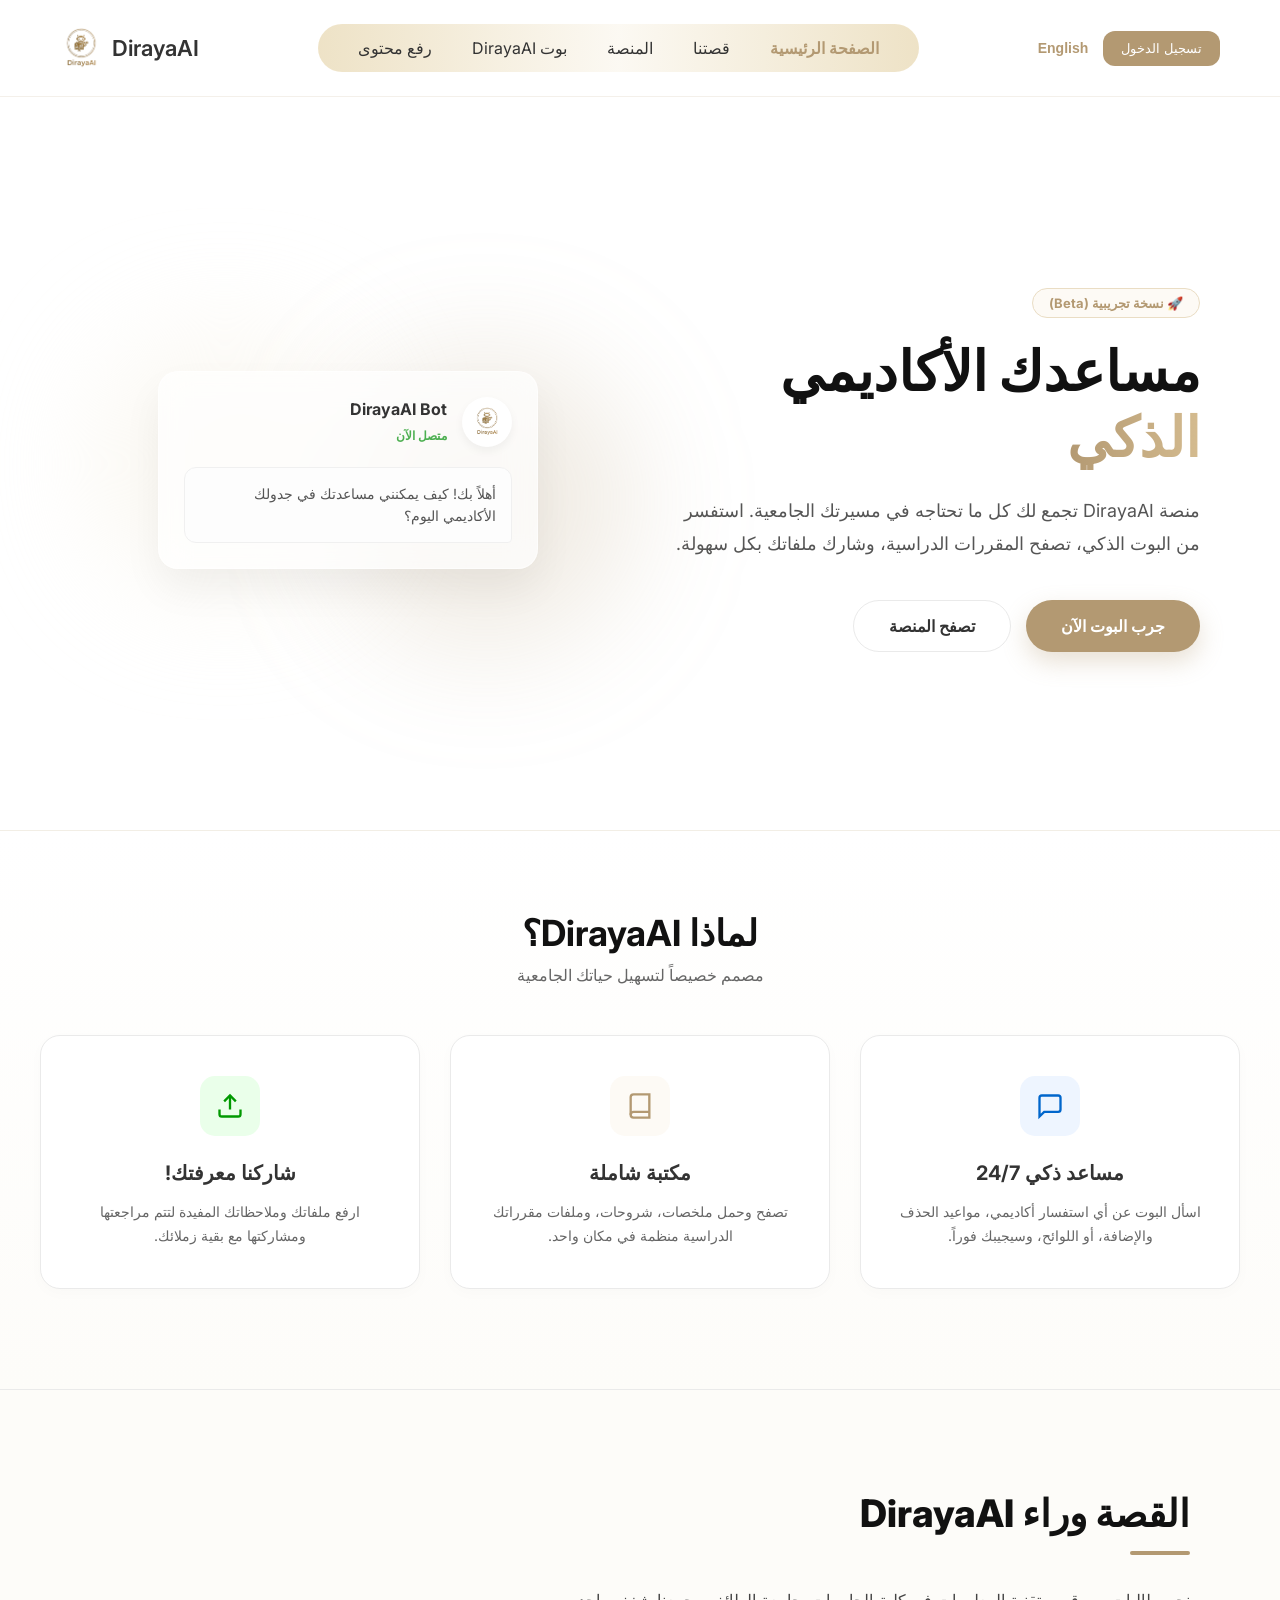
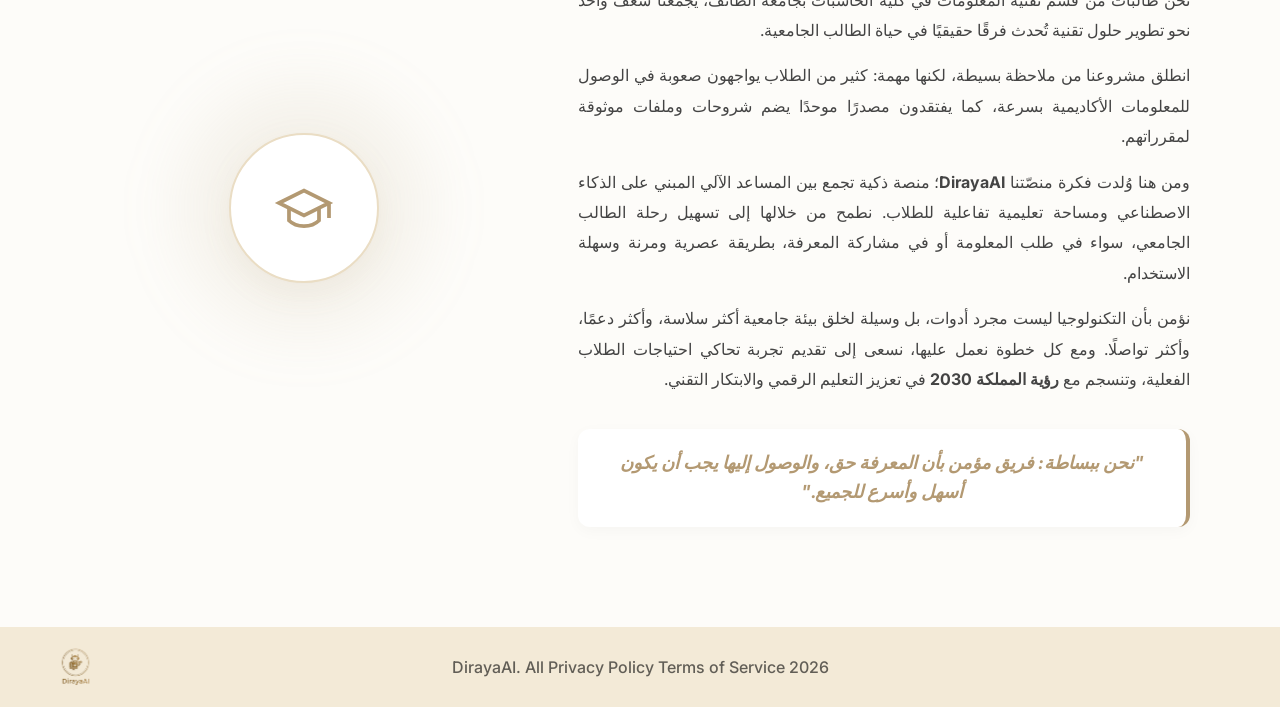
<file: index.html>
<!DOCTYPE html>
<!-- ============================================================================
DIRAYAAI - HOME PAGE (LANDING)
Description: الصفحة الرئيسية للمنصة، تعرض نظرة عامة عن منصة DirayaAI ومميزاتها وقصة المشروع، وتحتوي على روابط سريعة للوصول لباقي الأقسام.
============================================================================ -->
<html lang="ar" dir="rtl">
<head>
  <meta charset="UTF-8" />
  <meta name="viewport" content="width=device-width, initial-scale=1.0" />
  <title>DirayaAI | الصفحة الرئيسية</title>
  
  <link href="https://fonts.googleapis.com/css2?family=Inter:wght@400;500;600;700;800&display=swap" rel="stylesheet">
  
  <link rel="stylesheet" href="style.css">
</head>
<body class="landing-page-body has-header">
  <div class="page-wrapper app-wrapper">

<header class="header app-header" dir="ltr">
    <a href="index.html" class="logo" aria-label="العودة للصفحة الرئيسية" title="الرئيسية">
      <img src="./assets/logo.png" alt="شعار DirayaAI">
      DirayaAI
    </a>
    
    <nav class="nav">
      <a href="index.html" data-i18n="nav_home" class="active">الصفحة الرئيسية</a>
      <a href="index.html#about" data-i18n="nav_about">قصتنا</a>
      <a href="platform.html" data-i18n="nav_platform">المنصة</a>
      <a href="bot.html" data-i18n="nav_bot">بوت DirayaAI</a>
      <a href="upload.html" data-i18n="nav_upload">رفع محتوى</a>
      <a href="admin_dashboard.html" id="adminNavBtn" data-i18n="nav_admin">لوحة التحكم</a>
    </nav>

    <div class="header-controls">
      <button id="langToggleBtn" class="lang-toggle-btn">English</button>
      <button class="signup-btn" data-i18n="nav_login">تسجيل الدخول</button>
    </div>
  </header>

  <main class="landing-main">
    
    <section class="hero-section">
      <div class="hero-text-content">
        <div class="beta-badge" data-i18n="hero_beta">🚀 نسخة تجريبية (Beta)</div>
        <h1 class="hero-title" data-i18n="hero_title">مساعدك الأكاديمي <span class="gradient-text">الذكي</span></h1>
        <p class="hero-subtitle" data-i18n="hero_subtitle">
          منصة DirayaAI تجمع لك كل ما تحتاجه في مسيرتك الجامعية. استفسر من البوت الذكي، تصفح المقررات الدراسية، وشارك ملفاتك بكل سهولة.
        </p>
        <div class="hero-buttons">
          <a href="bot.html" class="cta-btn primary-cta" data-i18n="hero_btn_bot">جرب البوت الآن</a>
          <a href="platform.html" class="cta-btn secondary-cta" data-i18n="hero_btn_platform">تصفح المنصة</a>
        </div>
      </div>

      <div class="hero-visual">
        <div class="glass-card bounce-anim">
          <div class="glass-header">
            <div class="glass-avatar"><img src="./assets/logo.png" alt="Bot"></div>
            <div>
              <h4>DirayaAI Bot</h4>
              <span data-i18n="bot_status">متصل الآن</span>
            </div>
          </div>
          <div class="glass-body">
            <p data-i18n="bot_msg">أهلاً بك! كيف يمكنني مساعدتك في جدولك الأكاديمي اليوم؟</p>
          </div>
        </div>
        <div class="bg-shape shape-1"></div>
        <div class="bg-shape shape-2"></div>
      </div>
    </section>

    <section class="features-section">
      <div class="features-header">
        <h2 data-i18n="feat_title">لماذا <span class="gradient-text">DirayaAI</span>؟</h2>
        <p data-i18n="feat_subtitle">مصمم خصيصاً لتسهيل حياتك الجامعية</p>
      </div>
      <div class="features-grid">
        <div class="feature-card">
          <div class="feat-icon icon-blue">
            <svg width="28" height="28" viewBox="0 0 24 24" fill="none" stroke="currentColor" stroke-width="2"><path d="M21 15a2 2 0 0 1-2 2H7l-4 4V5a2 2 0 0 1 2-2h14a2 2 0 0 1 2 2z"></path></svg>
          </div>
          <h3 data-i18n="feat_1_title">مساعد ذكي 24/7</h3>
          <p data-i18n="feat_1_desc">اسأل البوت عن أي استفسار أكاديمي، مواعيد الحذف والإضافة، أو اللوائح، وسيجيبك فوراً.</p>
        </div>
        <div class="feature-card">
          <div class="feat-icon icon-gold">
            <svg width="28" height="28" viewBox="0 0 24 24" fill="none" stroke="currentColor" stroke-width="2"><path d="M4 19.5A2.5 2.5 0 0 1 6.5 17H20"></path><path d="M6.5 2H20v20H6.5A2.5 2.5 0 0 1 4 19.5v-15A2.5 2.5 0 0 1 6.5 2z"></path></svg>
          </div>
          <h3 data-i18n="feat_2_title">مكتبة شاملة</h3>
          <p data-i18n="feat_2_desc">تصفح وحمل ملخصات، شروحات، وملفات مقرراتك الدراسية منظمة في مكان واحد.</p>
        </div>
        <div class="feature-card">
          <div class="feat-icon icon-green">
            <svg width="28" height="28" viewBox="0 0 24 24" fill="none" stroke="currentColor" stroke-width="2"><path d="M21 15v4a2 2 0 0 1-2 2H5a2 2 0 0 1-2-2v-4"></path><polyline points="17 8 12 3 7 8"></polyline><line x1="12" y1="3" x2="12" y2="15"></line></svg>
          </div>
          <h3 data-i18n="feat_3_title">شاركنا معرفتك!</h3>
          <p data-i18n="feat_3_desc">ارفع ملفاتك وملاحظاتك المفيدة لتتم مراجعتها ومشاركتها مع بقية زملائك.</p>
        </div>
      </div>
    </section>

    <section class="about-inline-section" id="about">
      <div class="about-inline-container">
        <div class="about-inline-content">
          <h2 data-i18n="about_title">القصة وراء <span class="gradient-text">DirayaAI</span></h2>
          <div class="about-line"></div>
          <p data-i18n="about_p1">نحن طالبات من قسم تقنية المعلومات في كلية الحاسبات بجامعة الطائف، يجمعنا شغف واحد نحو تطوير حلول تقنية تُحدث فرقًا حقيقيًا في حياة الطالب الجامعية.</p>
          <p data-i18n="about_p2">انطلق مشروعنا من ملاحظة بسيطة، لكنها مهمة: كثير من الطلاب يواجهون صعوبة في الوصول للمعلومات الأكاديمية بسرعة، كما يفتقدون مصدرًا موحدًا يضم شروحات وملفات موثوقة لمقرراتهم.</p>
          <p data-i18n="about_p3">ومن هنا وُلدت فكرة منصّتنا <strong>DirayaAI</strong>؛ منصة ذكية تجمع بين المساعد الآلي المبني على الذكاء الاصطناعي ومساحة تعليمية تفاعلية للطلاب. نطمح من خلالها إلى تسهيل رحلة الطالب الجامعي، سواء في طلب المعلومة أو في مشاركة المعرفة، بطريقة عصرية ومرنة وسهلة الاستخدام.</p>
          <p data-i18n="about_p4">نؤمن بأن التكنولوجيا ليست مجرد أدوات، بل وسيلة لخلق بيئة جامعية أكثر سلاسة، وأكثر دعمًا، وأكثر تواصلًا. ومع كل خطوة نعمل عليها، نسعى إلى تقديم تجربة تحاكي احتياجات الطلاب الفعلية، وتنسجم مع <strong>رؤية المملكة 2030</strong> في تعزيز التعليم الرقمي والابتكار التقني.</p>
          <div class="about-vision">
            <h3 data-i18n="about_vision">"نحن ببساطة: فريق مؤمن بأن المعرفة حق، والوصول إليها يجب أن يكون أسهل وأسرع للجميع."</h3>
          </div>
        </div>

        <div class="about-inline-visual">
          <div class="icon-circle">
            <svg width="60" height="60" viewBox="0 0 24 24" fill="none" stroke="currentColor" stroke-width="1.5"><path d="M22 10v6M2 10l10-5 10 5-10 5z"></path><path d="M6 12v5c3 3 9 3 12 0v-5"></path></svg>
          </div>
          <div class="visual-shape"></div>
        </div>
      </div>
    </section>

  </main>

  <footer class="footer">
    <img class="footer-logo" src="./assets/Footer-logo.png" alt="DirayaAI Logo">
    <p class="footer-text">2026 DirayaAI. All Privacy Policy Terms of Service</p>
  </footer>

</div>

<script src="translations.js"></script>
<script src="main.js"></script>
</body>
</html>
</file>
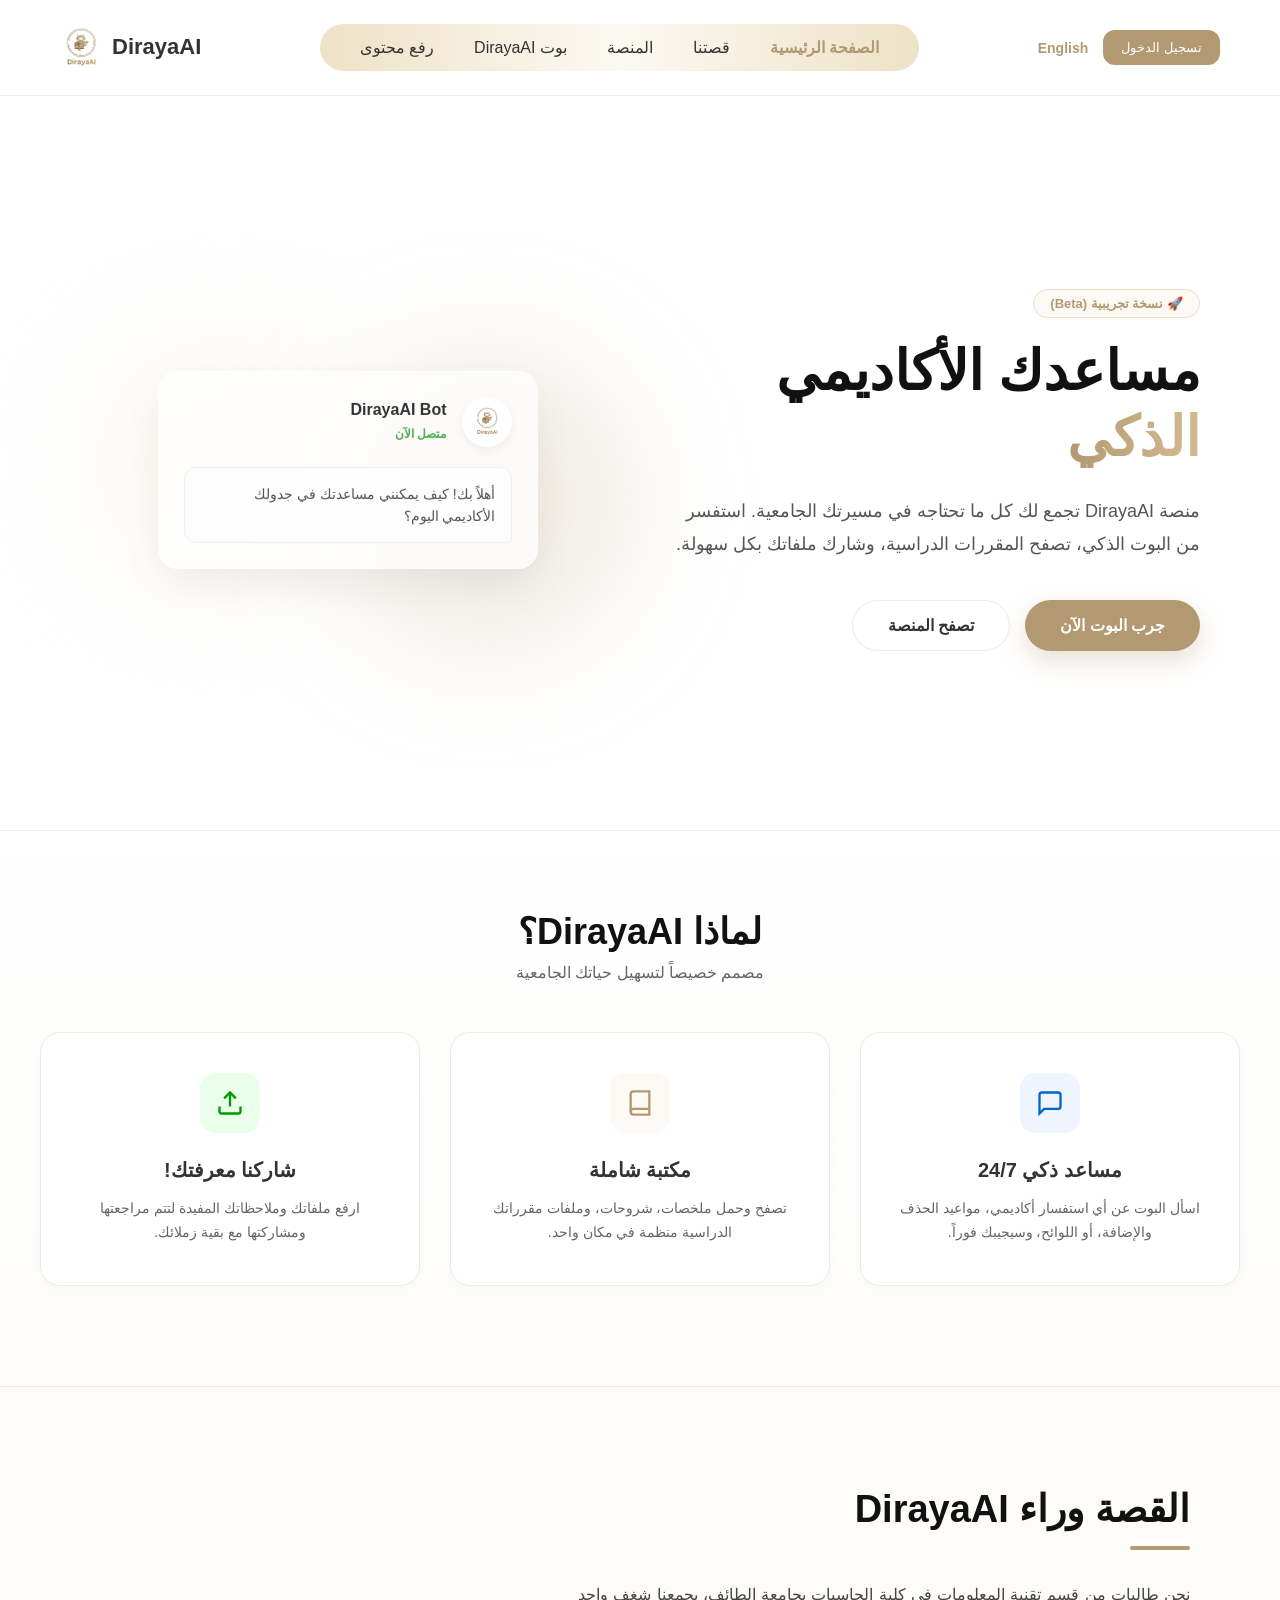
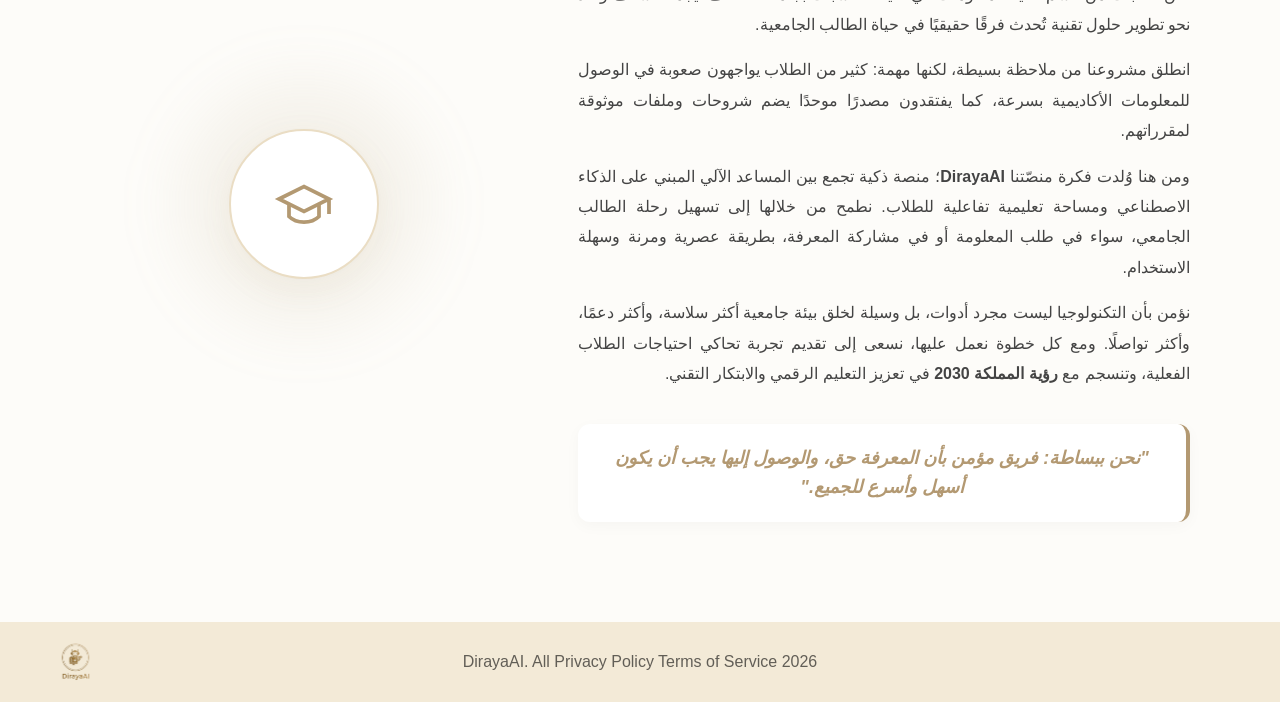
<file: admin_add_user.html>
<!DOCTYPE html>
<!-- ============================================================================
DIRAYAAI - ADMIN ADD USER PAGE
Description: صفحة مخصصة لمدير النظام لإضافة مستخدمين جدد (طلاب أو مشرفين) وإدارة صلاحياتهم.
============================================================================ -->
<html lang="ar" dir="ltr">
<head>
  <meta charset="UTF-8" />
  <meta name="viewport" content="width=device-width, initial-scale=1.0" />
  <title data-i18n="admin_page_title">لوحة التحكم | DirayaAI</title>

  <link href="https://fonts.googleapis.com/css2?family=Inter:wght@400;500;600;700&display=swap" rel="stylesheet">
  <link rel="stylesheet" href="style.css">
</head>
<body class="has-header">
<div class="page-wrapper">

<header class="header app-header" dir="ltr">
    <a href="index.html" class="logo" aria-label="العودة للصفحة الرئيسية" title="الرئيسية">
      <img src="./assets/logo.png" alt="شعار DirayaAI">
      DirayaAI
    </a>
    
    <nav class="nav">
      <a href="index.html" data-i18n="nav_home">الصفحة الرئيسية</a>
      <a href="index.html#about" data-i18n="nav_about">قصتنا</a>
      <a href="platform.html" data-i18n="nav_platform">المنصة</a>
      <a href="bot.html" data-i18n="nav_bot">بوت DirayaAI</a>
      <a href="upload.html" data-i18n="nav_upload">رفع محتوى</a>
      <a href="admin_dashboard.html" id="adminNavBtn" class="active" data-i18n="nav_admin">لوحة التحكم</a>
    </nav>

    <div class="header-controls">
      <button id="langToggleBtn" class="lang-toggle-btn">English</button>
      <button class="signup-btn" data-i18n="nav_login">تسجيل الدخول</button>
    </div>
  </header>

  <main class="upload-section">
    <div class="upload-container admin-container">
      
      <div id="addUserCard" class="card admin-card">
        <h2 class="card-title admin-title" data-i18n="admin_add_user_title">إضافة مستخدم جديد</h2>
        <p class="admin-subtitle" data-i18n="admin_add_user_subtitle">هذه الصفحة مخصصة لمدير النظام فقط لإضافة طالب أو مشرفين جدد.</p>

        <div id="admin-msg" class="upload-message"></div>

        <form id="adminAddUserForm" class="upload-form">
          
          <div class="input-row">
            <div class="input-group">
              <label for="f_name_admin" data-i18n="admin_label_fname">الاسم الأول</label>
              <input type="text" id="f_name_admin" name="f_name" class="standard-input" required>
            </div>
            <div class="input-group">
              <label for="l_name_admin" data-i18n="admin_label_lname">الاسم الأخير</label>
              <input type="text" id="l_name_admin" name="l_name" class="standard-input" required>
            </div>
          </div>

          <div class="form-group">
            <label for="uni_id_admin" data-i18n="admin_label_uni_id">الرقم الجامعي أو الوظيفي</label>
            <input type="text" id="uni_id_admin" name="uni_id" class="standard-input" required>
          </div>

          <div class="form-group">
            <label for="user_email_admin" data-i18n="admin_label_email">البريد الإلكتروني</label>
            <input type="email" id="user_email_admin" name="user_email" class="standard-input" data-i18n="admin_ph_email" placeholder="example@domain.com" required>
          </div>

          <div class="form-group">
            <label for="user_phone_admin" data-i18n="admin_label_phone">رقم الجوال</label>
            <input type="tel" id="user_phone_admin" name="user_phone" class="standard-input" data-i18n="admin_ph_phone" placeholder="05xxxxxxxx" pattern="^05\d{8}$" maxlength="10" title="يجب أن يبدأ رقم الجوال بـ 05 ويتكون من 10 أرقام" >
          </div>

          <div class="form-group">
            <label for="user_pass_admin" data-i18n="admin_label_pass">كلمة المرور</label>
            <div class="pass-wrapper">
              <input type="password" id="user_pass_admin" name="user_pass" class="standard-input" data-i18n="admin_ph_pass" placeholder="8 خانات على الأقل" required minlength="8">
              <button type="button" class="toggle-pass-btn" aria-label="إظهار أو إخفاء كلمة المرور" title="إظهار/إخفاء كلمة المرور">
                <svg xmlns="http://www.w3.org/2000/svg" width="20" height="20" viewBox="0 0 24 24" fill="none" stroke="#888" stroke-width="2" stroke-linecap="round" stroke-linejoin="round">
                  <path d="M1 12s4-8 11-8 11 8 11 8-4 8-11 8-11-8-11-8z"></path>
                  <circle cx="12" cy="12" r="3"></circle>
                </svg>
              </button>
            </div>
          </div>

          <div class="form-group">
            <label for="user_role_admin" data-i18n="admin_label_role">صلاحية الحساب</label>
            <select id="user_role_admin" name="user_role" class="standard-input" required>
              <option value="" disabled selected data-i18n="admin_role_opt">اختر صلاحية المستخدم...</option>
              <option value="طالب" data-i18n="admin_role_student">طالب</option>
              <option value="مشرف" data-i18n="admin_role_admin">مشرف</option>
            </select>
          </div>

          <button type="submit" class="submit-approval-btn" id="btn-add-user" data-i18n="admin_btn_create">إنشاء حساب</button>
        </form>
      </div>

    </div>
  </main>

  <footer class="footer">
    <img class="footer-logo" src="./assets/Footer-logo.png" alt="DirayaAI Logo">
    <p class="footer-text" data-i18n="footer_text">
      2026 DirayaAI. جميع الحقوق محفوظة | سياسة الخصوصية | شروط الخدمة
    </p>
  </footer>

</div>

<script src="translations.js"></script>
<script src="main.js"></script>
<script src="admin.js"></script>
</body>
</html>
</file>
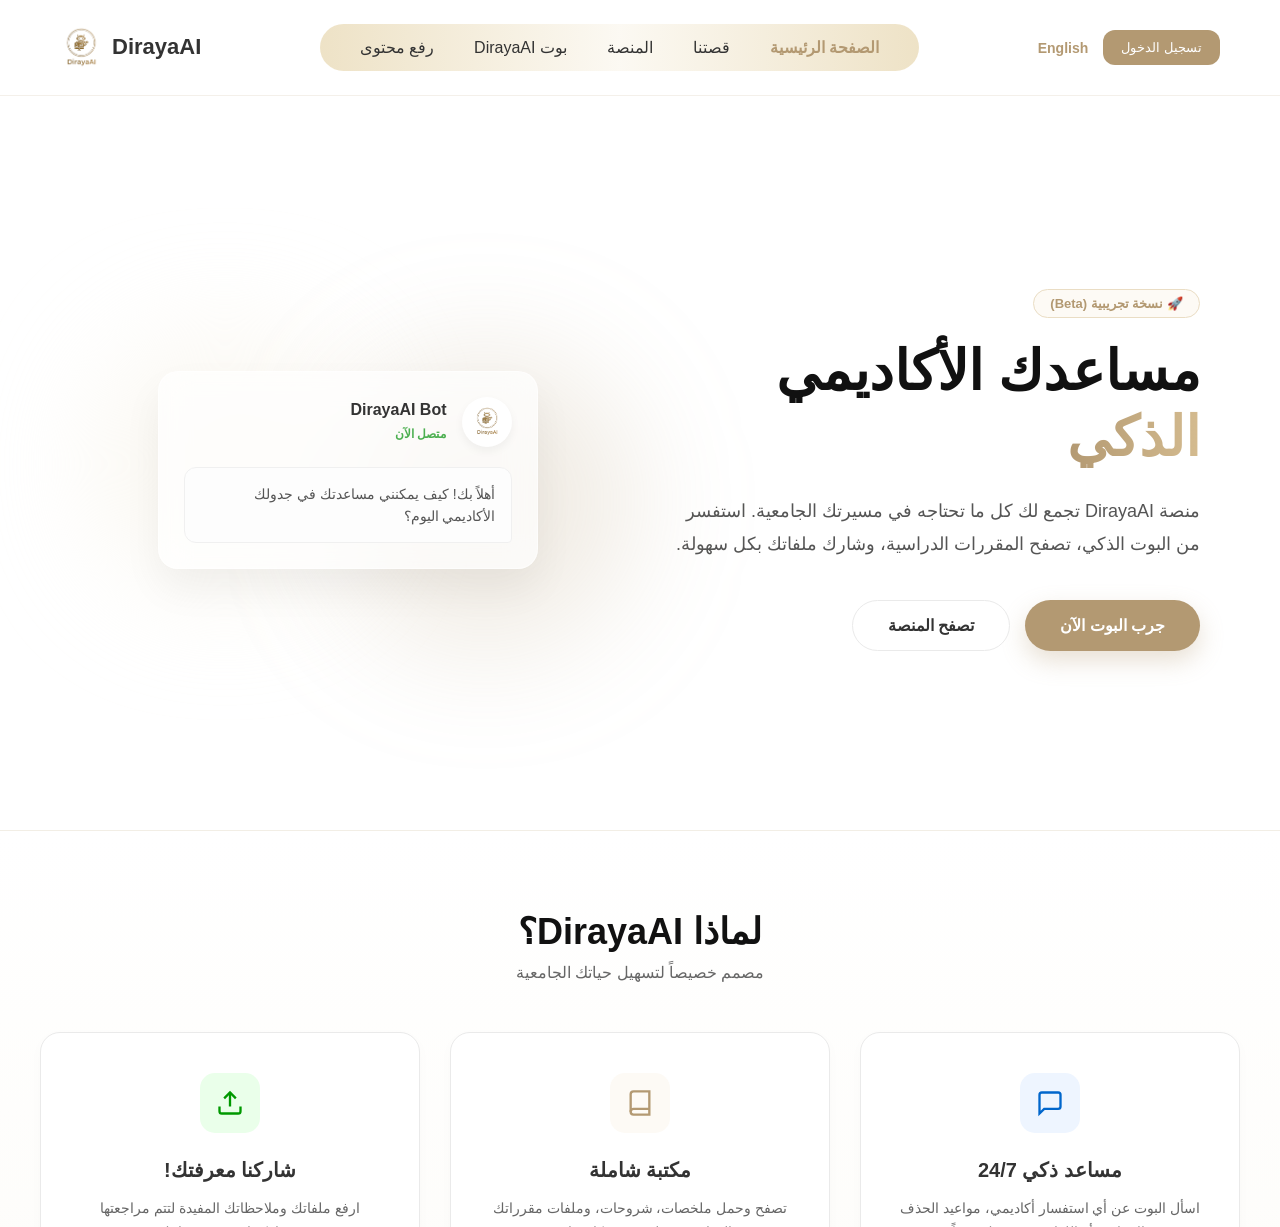
<file: admin_dashboard.html>
<!DOCTYPE html>
<!-- ============================================================================
DIRAYAAI - ADMIN DASHBOARD
Description: لوحة التحكم الرئيسية للمشرفين، تحتوي على روابط الوصول السريع لإدارة المنصة.
============================================================================ -->
<html lang="ar" dir="ltr">
<head>
  <meta charset="UTF-8" />
  <meta name="viewport" content="width=device-width, initial-scale=1.0" />
  <title data-i18n="admin_page_title">لوحة التحكم | DirayaAI</title>

  <link href="https://fonts.googleapis.com/css2?family=Inter:wght@400;500;600;700&display=swap" rel="stylesheet">
  <link rel="stylesheet" href="style.css">
</head>
<body class="has-header">
<div class="page-wrapper">

  <header class="header app-header" dir="ltr">
    <a href="index.html" class="logo" aria-label="العودة للصفحة الرئيسية" title="الرئيسية">
      <img src="./assets/logo.png" alt="شعار DirayaAI">
      DirayaAI
    </a>
    
    <nav class="nav">
      <a href="index.html" data-i18n="nav_home">الصفحة الرئيسية</a>
      <a href="index.html#about" data-i18n="nav_about">قصتنا</a>
      <a href="platform.html" data-i18n="nav_platform">المنصة</a>
      <a href="bot.html" data-i18n="nav_bot">بوت DirayaAI</a>
      <a href="upload.html" data-i18n="nav_upload">رفع محتوى</a>
      <a href="admin_dashboard.html" id="adminNavBtn" class="active" data-i18n="nav_admin">لوحة التحكم</a>
    </nav>

    <div class="header-controls">
      <button id="langToggleBtn" class="lang-toggle-btn">English</button>
      <button class="signup-btn" data-i18n="nav_login">تسجيل الدخول</button>
    </div>
  </header>

  <main class="dashboard-section">
    <div class="dashboard-container">
      
      <div class="dashboard-header-text">
        <h2 data-i18n="admin_dash_title">لوحة تحكم المشرفين</h2>
        <p data-i18n="admin_dash_subtitle">مرحباً بك في مركز إدارة منصة DirayaAI.<br>اختر القسم المطلوب:</p>
      </div>

      <div class="admin-grid">
        
        <a href="admin_add_user.html" id="addUserCard" class="admin-grid-card">
          <div class="admin-card-icon">
            <svg xmlns="http://www.w3.org/2000/svg" width="48" height="48" viewBox="0 0 24 24" fill="none" stroke="#333" stroke-width="1.5" stroke-linecap="round" stroke-linejoin="round">
              <path d="M16 21v-2a4 4 0 0 0-4-4H5a4 4 0 0 0-4 4v2"></path>
              <circle cx="8.5" cy="7" r="4"></circle>
              <line x1="20" y1="8" x2="20" y2="14" stroke="#b39972" stroke-width="2.5"></line>
              <line x1="23" y1="11" x2="17" y2="11" stroke="#b39972" stroke-width="2.5"></line>
            </svg>
          </div>
          <h3 data-i18n="admin_card_user_title">إضافة مستخدم</h3>
          <p data-i18n="admin_card_user_desc">إنشاء حسابات جديدة للطلاب أو المشرفين وصلاحيات الدخول.</p>
        </a>

        <a href="admin_review.html" class="admin-grid-card">
          <div class="admin-card-icon">
            <svg xmlns="http://www.w3.org/2000/svg" width="48" height="48" viewBox="0 0 24 24" fill="none" stroke="#333" stroke-width="1.5" stroke-linecap="round" stroke-linejoin="round">
              <path d="M14 2H6a2 2 0 0 0-2 2v16a2 2 0 0 0 2 2h12a2 2 0 0 0 2-2V8z"></path>
              <polyline points="9 15 11 17 16 12" stroke="#b39972" stroke-width="2.5"></polyline>
            </svg>
          </div>
          <h3 data-i18n="admin_card_review_title">مراجعة المحتوى</h3>
          <p data-i18n="admin_card_review_desc">قبول أو رفض الملفات والروابط المرفوعة من الطلاب.</p>
        </a>

        <a href="admin_faq.html" class="admin-grid-card">
          <div class="admin-card-icon">
            <svg xmlns="http://www.w3.org/2000/svg" width="48" height="48" viewBox="0 0 24 24" fill="none" stroke="#333" stroke-width="1.5" stroke-linecap="round" stroke-linejoin="round">
              <circle cx="12" cy="12" r="10"></circle>
              <path d="M9.09 9a3 3 0 0 1 5.83 1c0 2-3 3-3 3" stroke="#b39972" stroke-width="2.5"></path>
              <line x1="12" y1="17" x2="12.01" y2="17" stroke="#b39972" stroke-width="3"></line>
            </svg>
          </div>
          <h3 data-i18n="admin_card_faq_title">الأسئلة الشائعة</h3>
          <p data-i18n="admin_card_faq_desc">إدارة وتحديث قاعدة بيانات البوت (DirayaAI Bot) الأكاديمية.</p>
        </a>

        <a href="admin_subjects.html" class="admin-grid-card">
          <div class="admin-card-icon">
            <svg xmlns="http://www.w3.org/2000/svg" width="48" height="48" viewBox="0 0 24 24" fill="none" stroke="#333" stroke-width="1.5" stroke-linecap="round" stroke-linejoin="round">
              <path d="M22 10v6M2 10l10-5 10 5-10 5z"></path>
              <path d="M6 12v5c3 3 9 3 12 0v-5"></path>
              <path d="M22 10v6" stroke="#b39972" stroke-width="2.5"></path>
            </svg>
          </div>
          <h3 data-i18n="admin_card_sub_title">إدارة المواد</h3>
          <p data-i18n="admin_card_sub_desc">إضافة أو تعديل المقررات الدراسية والأقسام في النظام.</p>
        </a>

      </div>

    </div>
  </main>

  <footer class="footer">
    <img class="footer-logo" src="./assets/Footer-logo.png" alt="DirayaAI Logo">
    <p class="footer-text" data-i18n="footer_text">
      2026 DirayaAI. جميع الحقوق محفوظة | سياسة الخصوصية | شروط الخدمة
    </p>
  </footer>

</div>

<script src="translations.js"></script>
<script src="main.js"></script>
<script src="admin.js"></script>
</body>
</html>
</file>
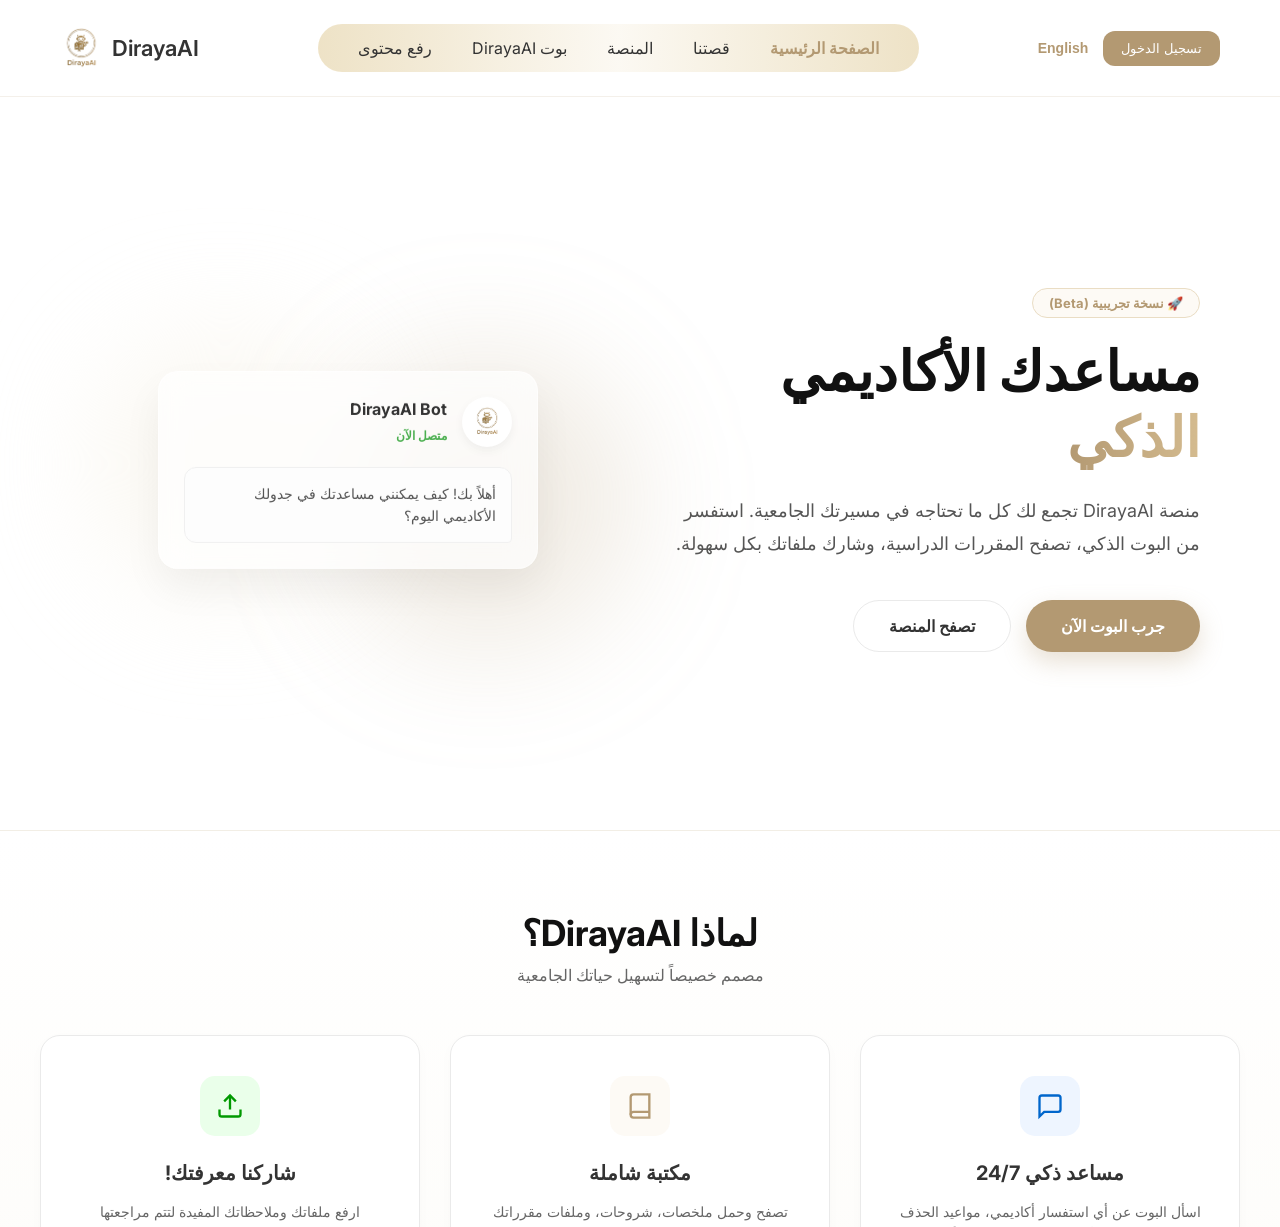
<file: admin_faq.html>
<!DOCTYPE html>
<!--This page is not currently in use -->
<!-- ============================================================================
DIRAYAAI - ADMIN FAQ MANAGEMENT
Description: صفحة لإدارة وتحديث قاعدة المعرفة الخاصة بالبوت، تتيح إضافة أو حذف الأسئلة والأجوبة.
============================================================================ -->
<html lang="ar" dir="ltr">
<head>
  <meta charset="UTF-8" />
  <meta name="viewport" content="width=device-width, initial-scale=1.0" />
  <title data-i18n="admin_faq_page_title">إدارة أسئلة البوت | DirayaAI</title>
  
  <link href="https://fonts.googleapis.com/css2?family=Inter:wght@400;500;600;700&display=swap" rel="stylesheet">
  <link rel="stylesheet" href="style.css">
</head>
<body class="has-header">
<div class="page-wrapper">

  <header class="header app-header" dir="ltr">
    <a href="index.html" class="logo" aria-label="العودة للصفحة الرئيسية" title="الرئيسية">
      <img src="./assets/logo.png" alt="شعار DirayaAI">
      DirayaAI
    </a>
    
    <nav class="nav">
      <a href="index.html" data-i18n="nav_home">الصفحة الرئيسية</a>
      <a href="index.html#about" data-i18n="nav_about">قصتنا</a>
      <a href="platform.html" data-i18n="nav_platform">المنصة</a>
      <a href="bot.html" data-i18n="nav_bot">بوت DirayaAI</a>
      <a href="upload.html" data-i18n="nav_upload">رفع محتوى</a>
      <a href="admin_dashboard.html" id="adminNavBtn" class="active" data-i18n="nav_admin">لوحة التحكم</a>
    </nav>

    <div class="header-controls">
      <button id="langToggleBtn" class="lang-toggle-btn">English</button>
      <button class="signup-btn" data-i18n="nav_login">تسجيل الدخول</button>
    </div>
  </header>

  <main class="admin-container faq-admin-container">
    
    <div class="faq-header-wrapper">
        <svg class="faq-header-icon" width="60" height="60" viewBox="0 0 24 24" fill="none" stroke="#333" stroke-width="2" stroke-linecap="round" stroke-linejoin="round">
            <path d="M21 15a2 2 0 0 1-2 2H7l-4 4V5a2 2 0 0 1 2-2h14a2 2 0 0 1 2 2z"></path>
            <circle cx="8" cy="10" r="1.5" fill="#333"></circle>
            <circle cx="12" cy="10" r="1.5" fill="#333"></circle>
            <circle cx="16" cy="10" r="1.5" fill="#333"></circle>
        </svg>
        <h1 class="faq-page-title" data-i18n="admin_faq_title">الأسئلة الشائعة</h1>
        <p class="faq-page-desc" data-i18n="admin_faq_subtitle">إدارة وتحديث قاعدة بيانات البوت (DirayaAI Bot) الأكاديمية.</p>
    </div>

    <div class="admin-card faq-card">
        <h2 class="faq-section-title" data-i18n="admin_faq_add_title">إضافة سؤال وجواب جديد</h2>
        <form id="addFaqForm">
            <div class="form-group">
                <label data-i18n="admin_faq_label_q">السؤال</label>
                <input type="text" id="bot_question" name="question" class="standard-input" data-i18n="admin_faq_ph_q" placeholder="مثال: متى يبدأ التسجيل المبكر؟" required>
            </div>
            
            <div class="form-group">
                <label data-i18n="admin_faq_label_a">إجابة البوت (DirayaAI)</label>
                <textarea id="bot_answer" name="answer" rows="4" class="standard-input" data-i18n="admin_faq_ph_a" placeholder="أدخل الإجابة الدقيقة هنا ليقوم البوت بحفظها..." required></textarea>
            </div>

            <button type="submit" class="submit-approval-btn btn-full-width" data-i18n="admin_faq_btn_save">حفظ في قاعدة البيانات</button>
        </form>
    </div>

    <div class="admin-card faq-card">
        <h2 class="faq-section-title" data-i18n="admin_faq_db_title">قاعدة البيانات الحالية</h2>
        
        <div id="faq-list" class="faq-list">
            </div>
    </div>

  </main>

  <footer class="footer">
    <img class="footer-logo" src="./assets/Footer-logo.png" alt="DirayaAI Logo">
    <p class="footer-text" data-i18n="footer_text">
      2026 DirayaAI. جميع الحقوق محفوظة | سياسة الخصوصية | شروط الخدمة
    </p>
  </footer>

</div>
<script src="translations.js"></script>
<script src="main.js"></script>
<script src="admin.js"></script> 
</body>
</html>
</file>
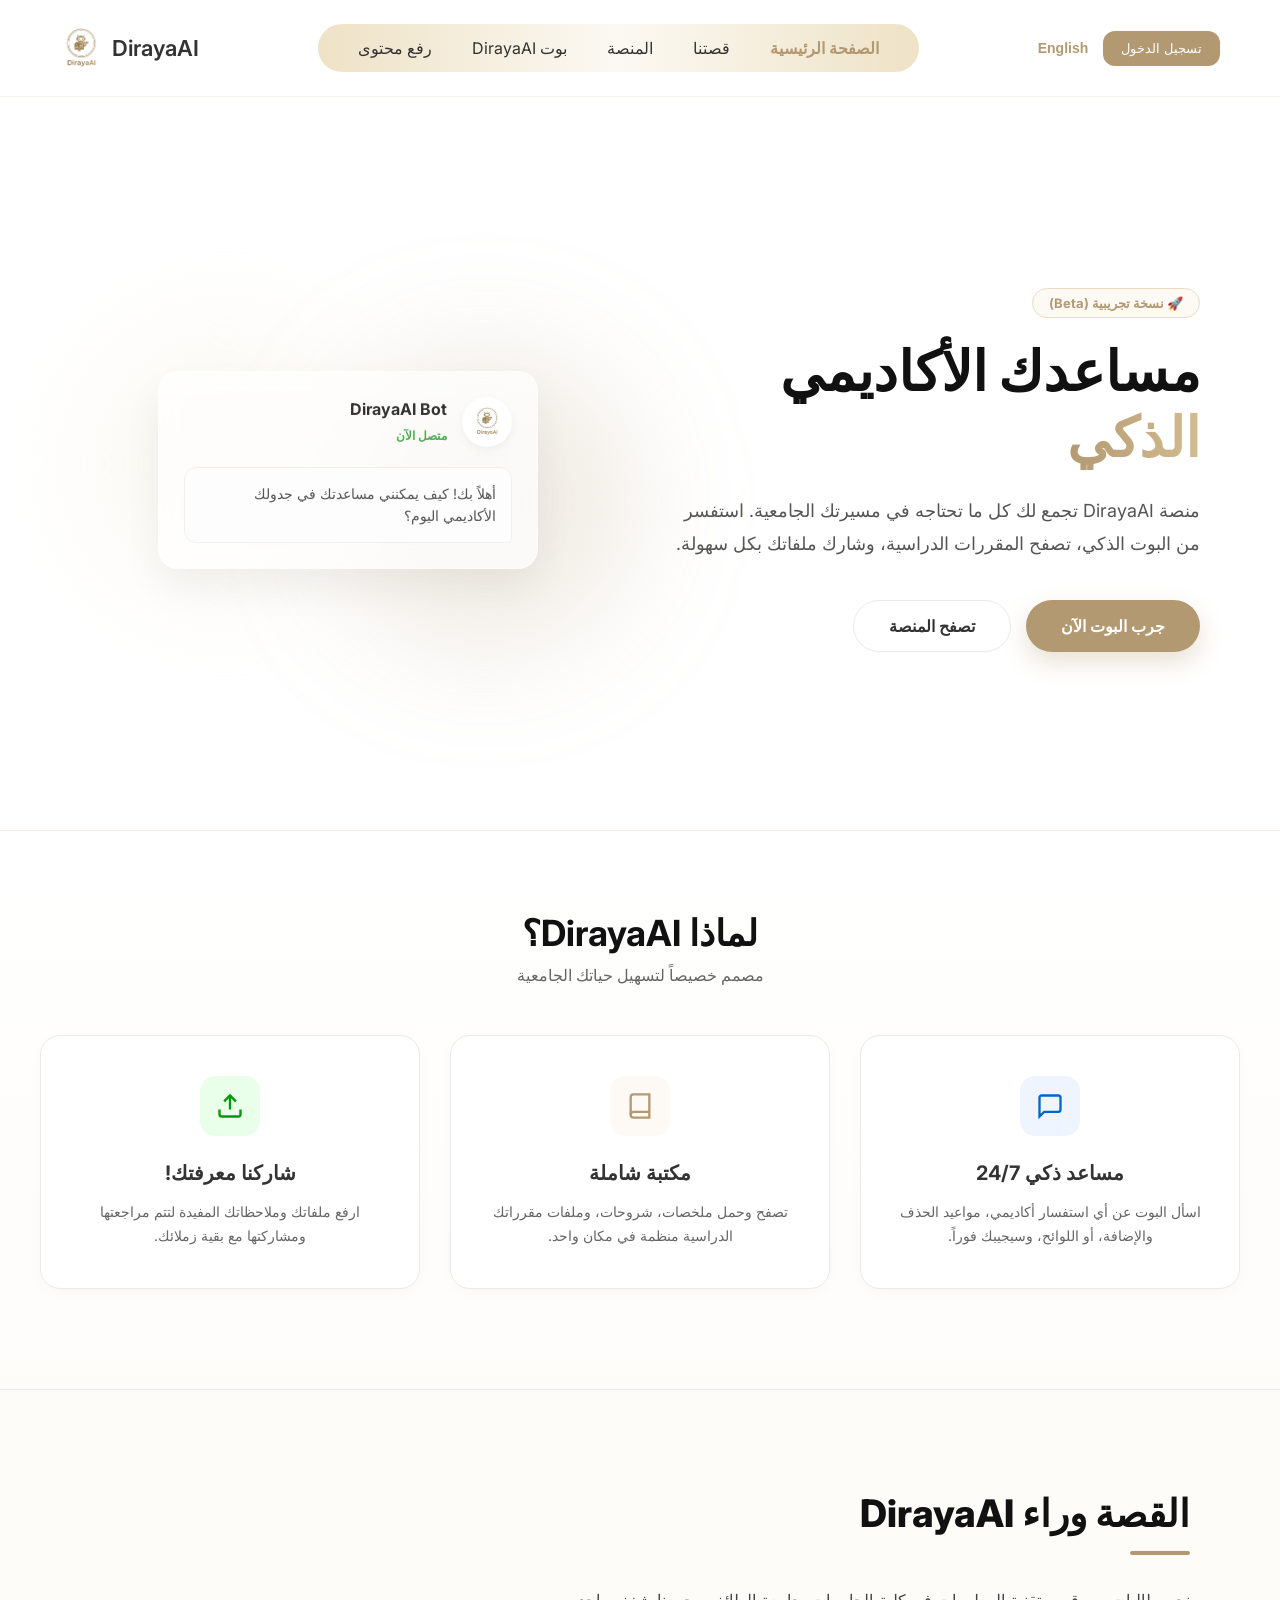
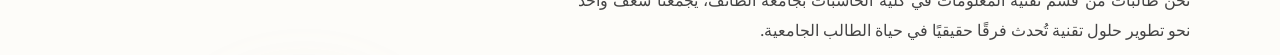
<file: admin_review.html>
<!DOCTYPE html>
<!-- ============================================================================
DIRAYAAI - ADMIN REVIEW SUBMISSIONS
Description: صفحة مراجعة المحتوى المرفوع من قبل الطلاب، تتيح للمشرفين الموافقة، الرفض، أو الحذف.
============================================================================ -->
<html lang="ar" dir="ltr">
<head>
  <meta charset="UTF-8" />
  <meta name="viewport" content="width=device-width, initial-scale=1.0" />
  <title data-i18n="admin_rev_page_title">مراجعة الطلبات | DirayaAI</title>

  <link href="https://fonts.googleapis.com/css2?family=Inter:wght@400;500;600;700&display=swap" rel="stylesheet">
  <link rel="stylesheet" href="style.css">
</head>
<body class="has-header">
<div class="page-wrapper">

  <header class="header app-header" dir="ltr">
    <a href="index.html" class="logo" aria-label="العودة للصفحة الرئيسية" title="الرئيسية">
      <img src="./assets/logo.png" alt="شعار DirayaAI">
      DirayaAI
    </a>
    
    <nav class="nav">
      <a href="index.html" data-i18n="nav_home">الصفحة الرئيسية</a>
      <a href="index.html#about" data-i18n="nav_about">قصتنا</a>
      <a href="platform.html" data-i18n="nav_platform">المنصة</a>
      <a href="bot.html" data-i18n="nav_bot">بوت DirayaAI</a>
      <a href="upload.html" data-i18n="nav_upload">رفع محتوى</a>
      <a href="admin_dashboard.html" id="adminNavBtn" class="active" data-i18n="nav_admin">لوحة التحكم</a>
    </nav>

    <div class="header-controls">
      <button id="langToggleBtn" class="lang-toggle-btn">English</button>
      <button class="signup-btn" data-i18n="nav_login">تسجيل الدخول</button>
    </div>
  </header>

  <main class="admin-review-section">
    <div class="admin-layout-wrapper">
      
      <div class="review-header-text">
        <h2 data-i18n="admin_rev_title">مراجعة الطلبات</h2>
        <p data-i18n="admin_rev_subtitle">إدارة ومراجعة المحتوى المرفوع من قبل الطالبات</p>
      </div>

      <div class="stats-grid">
        <div class="stat-card">
          <div class="stat-info">
            <span class="stat-title" data-i18n="admin_rev_stat_pending">قيد المراجعة</span>
            <span class="stat-number" id="count-pending">0</span>
          </div>
          <div class="stat-icon icon-pending">
            <svg width="20" height="20" viewBox="0 0 24 24" fill="none" stroke="currentColor" stroke-width="2"><circle cx="12" cy="12" r="10"></circle><polyline points="12 6 12 12 16 14"></polyline></svg>
          </div>
        </div>

        <div class="stat-card">
          <div class="stat-info">
            <span class="stat-title" data-i18n="admin_rev_stat_approved">مقبوله</span>
            <span class="stat-number" id="count-approved">0</span>
          </div>
          <div class="stat-icon icon-approved">
            <svg width="20" height="20" viewBox="0 0 24 24" fill="none" stroke="currentColor" stroke-width="2"><polyline points="20 6 9 17 4 12"></polyline></svg>
          </div>
        </div>

        <div class="stat-card">
          <div class="stat-info">
            <span class="stat-title" data-i18n="admin_rev_stat_rejected">مرفوضه</span>
            <span class="stat-number" id="count-rejected">0</span>
          </div>
          <div class="stat-icon icon-rejected">
            <svg width="20" height="20" viewBox="0 0 24 24" fill="none" stroke="currentColor" stroke-width="2"><line x1="18" y1="6" x2="6" y2="18"></line><line x1="6" y1="6" x2="18" y2="18"></line></svg>
          </div>
        </div>
      </div>

      <div class="admin-review-container">
        <div class="review-submissions-column">
          <div class="all-submissions-wrapper">
            <div class="all-submissions-header">
              <h3 data-i18n="admin_rev_all_title">جميع الطلبات</h3>
              <p id="total-submissions-text">0 إجمالي الطلبات</p>
            </div>

            <div class="review-list" id="admin-submissions-list">
              <p class="empty-submissions" data-i18n="admin_rev_loading">جاري تحميل الطلبات...</p>
            </div>
          </div>
        </div>
      </div>

    </div>
  </main>

  <footer class="footer">
    <img class="footer-logo" src="./assets/Footer-logo.png" alt="DirayaAI Logo">
    <p class="footer-text" data-i18n="footer_text">
      2026 DirayaAI. جميع الحقوق محفوظة | سياسة الخصوصية | شروط الخدمة
    </p>
  </footer>

</div>

<script src="translations.js"></script>
<script src="main.js"></script>
<script src="admin.js"></script>
</body>
</html>
</file>
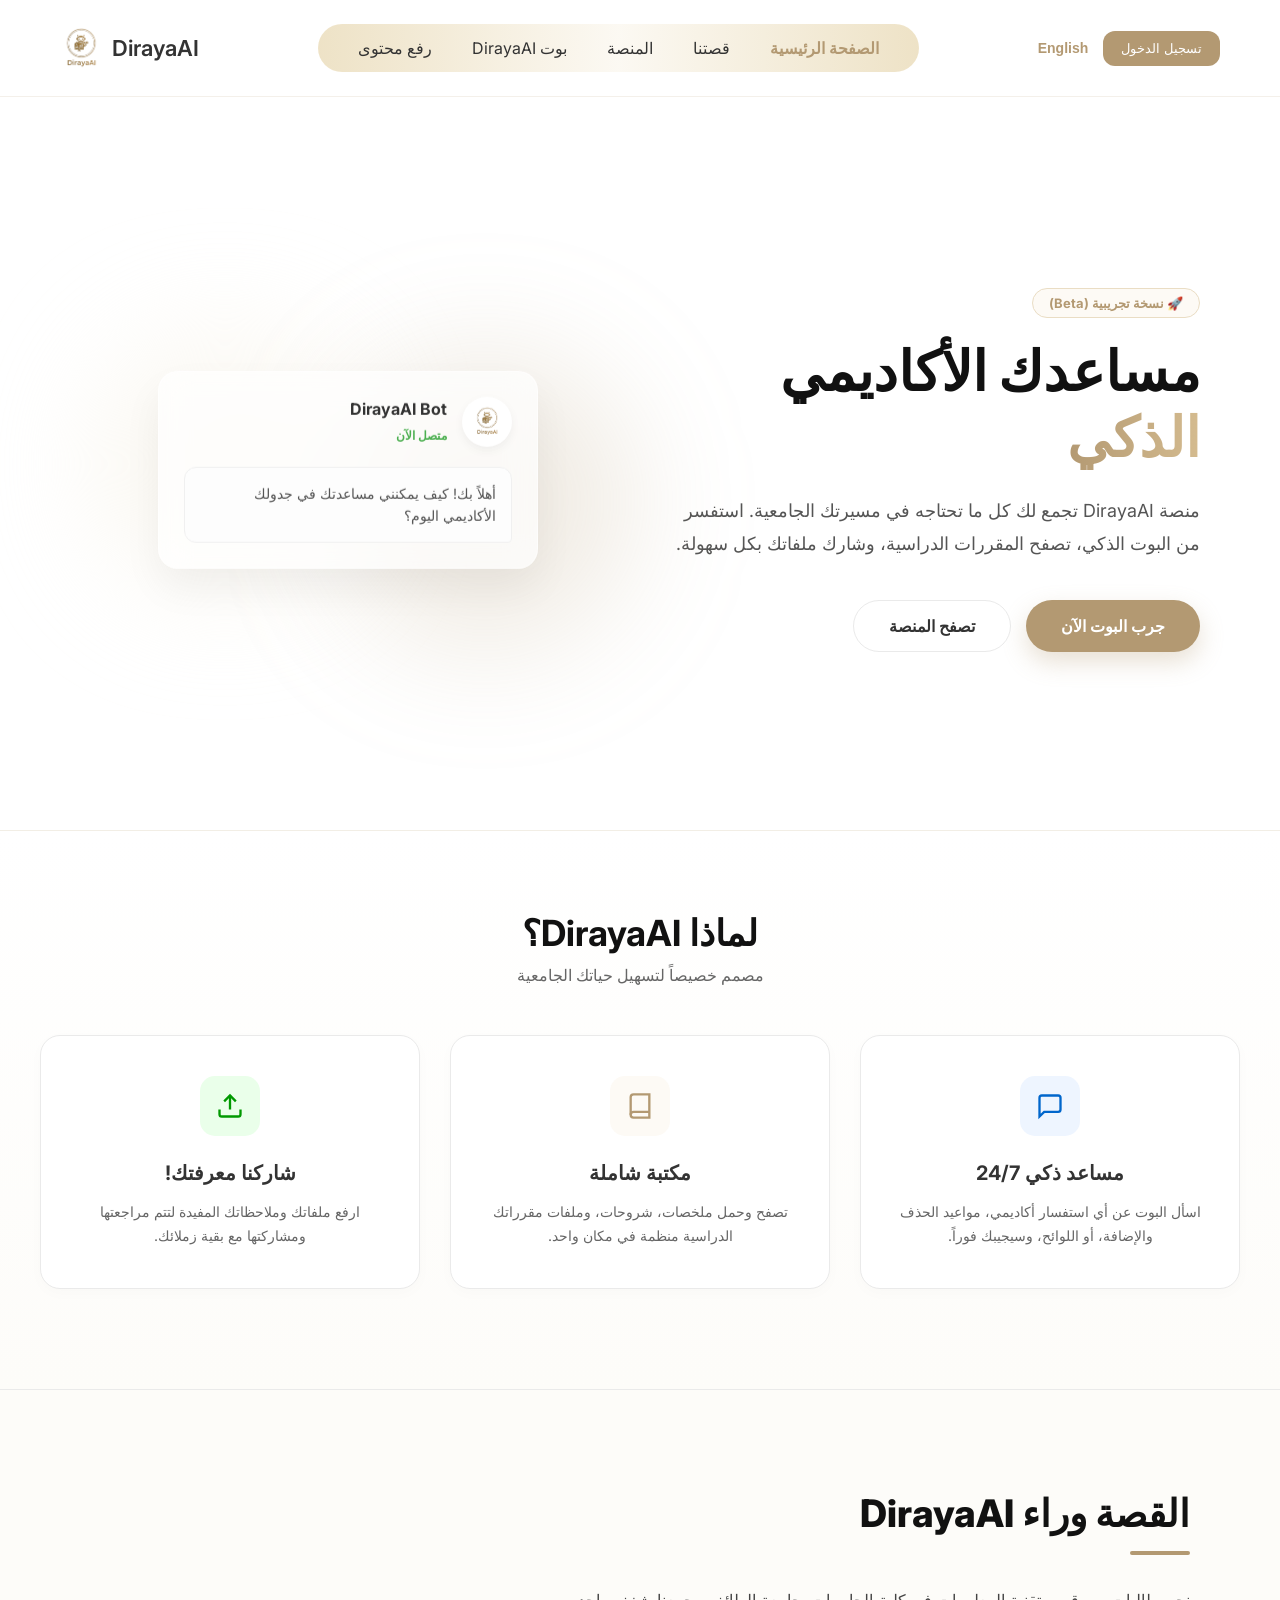
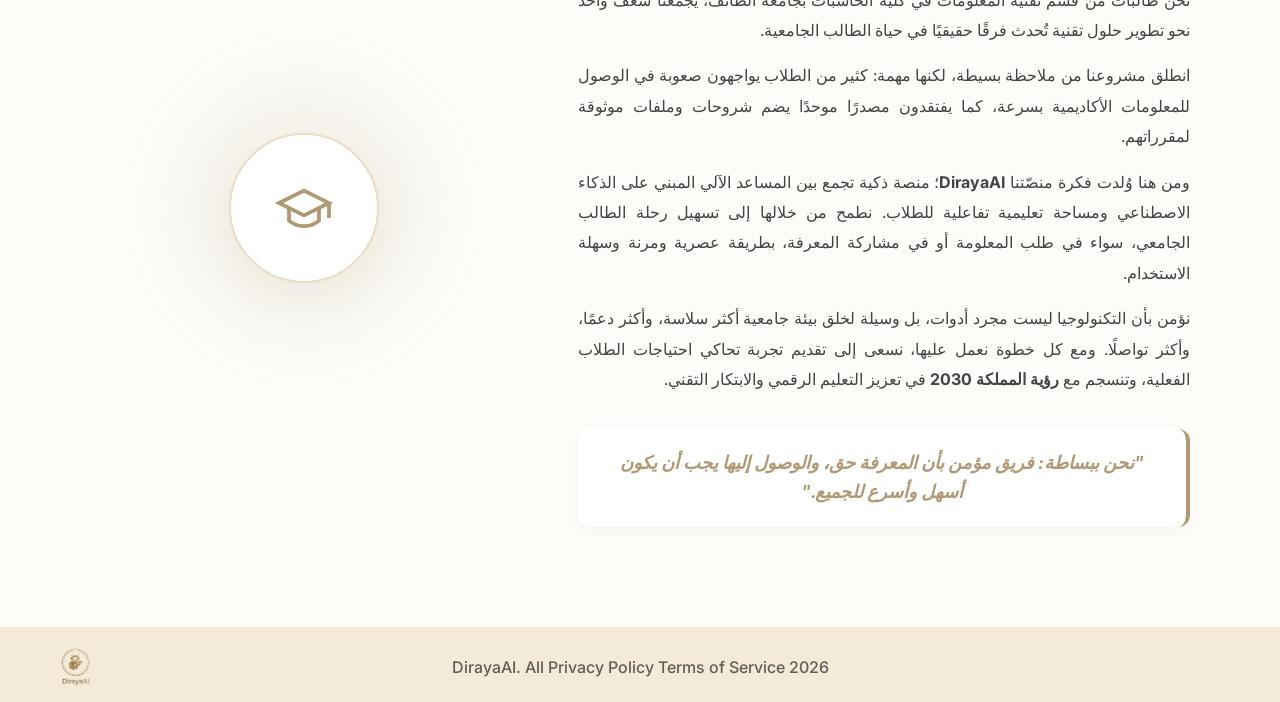
<file: admin_subjects.html>
<!DOCTYPE html>
<!--============================================================================
DIRAYAAI - ADMIN SUBJECTS MANAGEMENT
Description: صفحة إدارة المقررات الدراسية، تتيح إضافة، تعديل، أو حذف المواد المتاحة في المنصة.
============================================================================ -->
<html lang="ar" dir="ltr">
<head>
  <meta charset="UTF-8" />
  <meta name="viewport" content="width=device-width, initial-scale=1.0" />
  <title data-i18n="admin_sub_page_title">إدارة المواد | DirayaAI</title>

  <link href="https://fonts.googleapis.com/css2?family=Inter:wght@400;500;600;700&display=swap" rel="stylesheet">
  <link rel="stylesheet" href="style.css">
</head>
<body class="has-header">
<div class="page-wrapper">

<header class="header app-header" dir="ltr">
    <a href="index.html" class="logo" aria-label="العودة للصفحة الرئيسية" title="الرئيسية">
      <img src="./assets/logo.png" alt="شعار DirayaAI">
      DirayaAI
    </a>
    
    <nav class="nav">
      <a href="index.html" data-i18n="nav_home">الصفحة الرئيسية</a>
      <a href="index.html#about" data-i18n="nav_about">قصتنا</a>
      <a href="platform.html" data-i18n="nav_platform">المنصة</a>
      <a href="bot.html" data-i18n="nav_bot">بوت DirayaAI</a>
      <a href="upload.html" data-i18n="nav_upload">رفع محتوى</a>
      <a href="admin_dashboard.html" id="adminNavBtn" class="active" data-i18n="nav_admin">لوحة التحكم</a>
    </nav>

    <div class="header-controls">
      <button id="langToggleBtn" class="lang-toggle-btn">English</button>
      <button class="signup-btn" data-i18n="nav_login">تسجيل الدخول</button>
    </div>
  </header>

  <main class="upload-section">
    <div class="upload-container">
      
      <div class="card upload-form-card fit-content-card">
        <h2 class="card-title" data-i18n="admin_sub_add_title">إضافة مقرر دراسي جديد</h2>
        <div id="subject-msg" class="upload-message"></div>

        <form id="adminAddSubjectForm" class="upload-form">
          <div class="input-row">
            <div class="input-group">
              <label for="subject_code_input" data-i18n="admin_sub_code_lbl">رمز المادة (مثال: CS-101)</label>
              <input type="text" id="subject_code_input" name="subject_code" class="standard-input" dir="ltr" required>
            </div>
            <div class="input-group">
              <label for="subject_name_input" data-i18n="admin_sub_name_lbl">اسم المادة</label>
              <input type="text" id="subject_name_input" name="subject_name" class="standard-input" required>
            </div>
          </div>

          <div class="input-row">
            <div class="input-group">
              <label for="college-select" data-i18n="admin_sub_col_lbl">الكلية</label>
              <select name="college" id="college-select" class="standard-input" required>
                <option value="" disabled selected data-i18n="admin_sub_col_opt">اختاري الكلية أولاً...</option>
                <option value="كلية الحاسبات" data-i18n="كلية الحاسبات">كلية الحاسبات</option>
                <option value="كلية العلوم" data-i18n="كلية العلوم">كلية العلوم</option>
                <option value="متطلب جامعة عام" data-i18n="متطلب جامعة عام">متطلب جامعة عام</option>
              </select>
            </div>
            <div class="input-group">
              <label for="department-select" data-i18n="admin_sub_dep_lbl">القسم</label>
              <select name="department" id="department-select" class="standard-input" required disabled>
                <option value="" disabled selected data-i18n="admin_sub_dep_wait">ينتظر تحديد الكلية...</option>
              </select>
            </div>
          </div>

          <div class="input-row">
            <div class="input-group">
              <label for="credit_hours_input" data-i18n="admin_sub_hours_lbl">عدد الساعات</label>
              <input type="number" id="credit_hours_input" name="credit_hours" class="standard-input" dir="ltr" min="1" max="8" required>
            </div>
            <div class="input-group">
              <label for="level_input" data-i18n="admin_sub_lvl_lbl">المستوى الدراسي</label>
              <input type="number" id="level_input" name="level" class="standard-input" dir="ltr" min="1" max="10" required>
            </div>
          </div>

          <div class="form-group">
            <label for="description_input" data-i18n="admin_sub_desc_lbl">وصف المادة</label>
            <textarea id="description_input" name="description" class="standard-input" rows="3" data-i18n="admin_sub_desc_ph" placeholder="اكتبي وصفاً مختصراً للمادة..." required></textarea>
          </div>

          <button type="submit" class="submit-approval-btn" data-i18n="admin_sub_btn_add">إضافة المادة للنظام</button>
        </form>
      </div>

      <div class="card submissions-card">
        <h2 class="card-title" data-i18n="admin_sub_list_title">المواد الدراسية الحالية</h2>
        
        <div class="filter-section-integrated">
          <div class="input-row filter-row">
            <div class="input-group filter-group-large">
              <label for="search_subject" class="filter-label" data-i18n="admin_sub_search_lbl">بحث بالاسم أو الرمز</label>
              <input type="text" id="search_subject" class="standard-input" data-i18n="admin_sub_search_ph" placeholder="اكتب للبحث...">
            </div>
            
            <div class="input-group filter-group-large">
              <label for="filter_department" class="filter-label" data-i18n="admin_sub_fdep_lbl">الكلية والقسم</label>
              <select id="filter_department" class="standard-input">
                <option value="all" data-i18n="admin_sub_fdep_opt">جميع الأقسام</option>
              </select>
            </div>
            
            <div class="input-group filter-group-small">
              <label for="filter_level" class="filter-label" data-i18n="admin_sub_flvl_lbl">المستوى</label>
              <select id="filter_level" class="standard-input" dir="ltr">
                <option value="all" data-i18n="admin_sub_flvl_opt">الكل</option>
                <option value="1">1</option><option value="2">2</option><option value="3">3</option>
                <option value="4">4</option><option value="5">5</option><option value="6">6</option>
                <option value="7">7</option><option value="8">8</option><option value="9">9</option>
                <option value="10">10</option>
              </select>
            </div>
          </div>
        </div>

        <div class="review-list" id="admin-subjects-list">
          <p class="empty-submissions" data-i18n="admin_sub_loading">جاري تحميل المواد...</p>
        </div>
      </div>

    </div>
  </main>

  <footer class="footer">
    <img class="footer-logo" src="./assets/Footer-logo.png" alt="DirayaAI Logo">
    <p class="footer-text" data-i18n="footer_text">2026 DirayaAI. جميع الحقوق محفوظة | سياسة الخصوصية | شروط الخدمة</p>
  </footer>

</div>

<script src="translations.js"></script>
<script src="main.js"></script>
<script src="admin.js"></script>
</body>
</html>
</file>
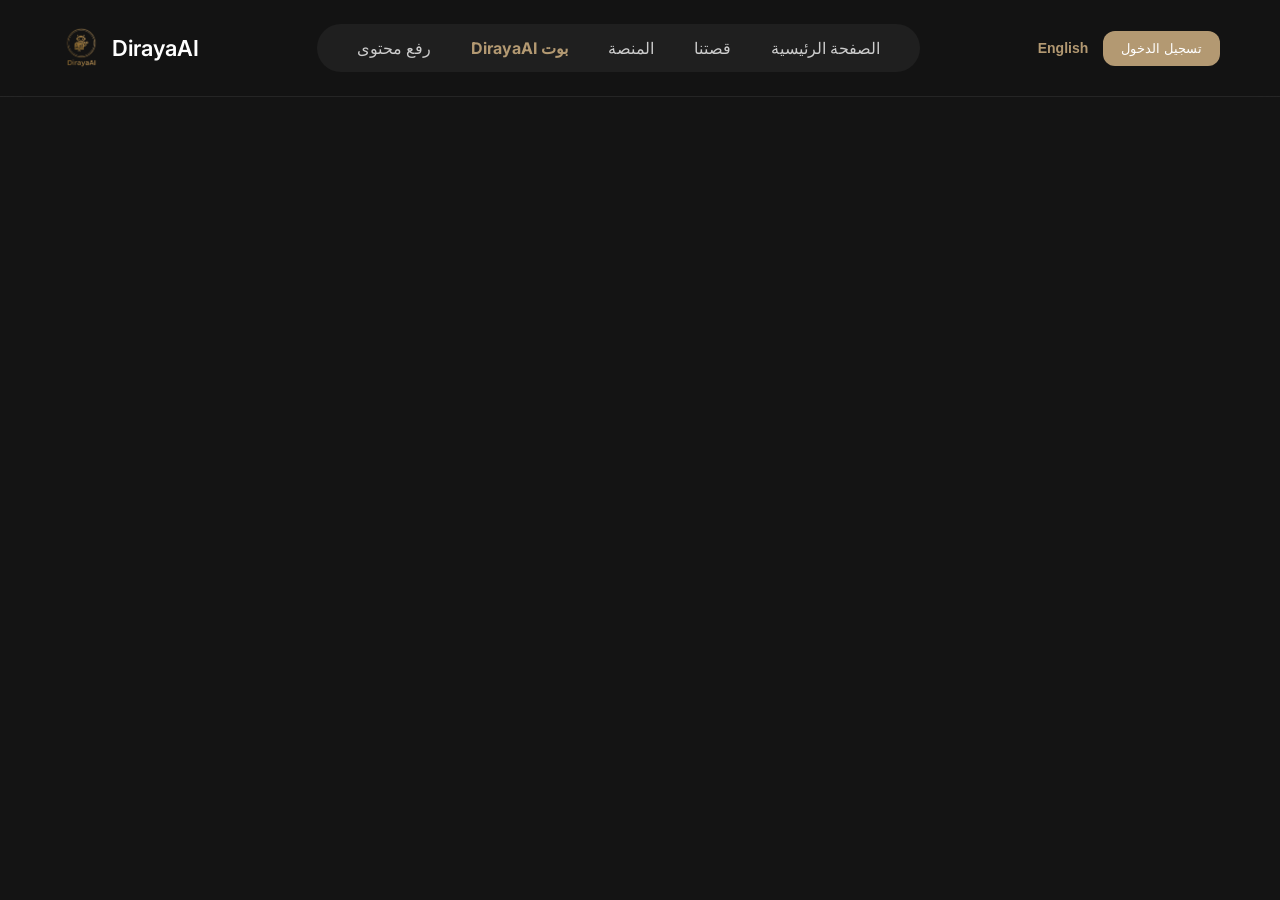
<file: bot.html>
<!DOCTYPE html>
<!-- ============================================================================
DIRAYAAI - BOT PAGE
Description: صفحة البوت الذكي، تحتوي على واجهة المحادثة المدمجة للرد الفوري على استفسارات الطلاب الأكاديمية ومساعدتهم.
============================================================================ -->
<html lang="ar" dir="ltr">
<head>
  <meta charset="UTF-8" />
  <meta name="viewport" content="width=device-width, initial-scale=1.0" />
  <title data-i18n="bot_page_title">DirayaAI Bot</title>
  
  <link href="https://fonts.googleapis.com/css2?family=Inter:wght@400;500;600;700&display=swap" rel="stylesheet">
  <link rel="stylesheet" href="style.css">
</head>

<body class="dirayaai-bot-body">

  <header class="header app-header dark-header bot-header-relative" dir="ltr">
    <a href="index.html" class="logo" aria-label="العودة للصفحة الرئيسية" title="الرئيسية">
      <img src="./assets/logo.png" alt="شعار DirayaAI">
      DirayaAI
    </a>
    
    <nav class="nav" >
      <a href="index.html" data-i18n="nav_home">الصفحة الرئيسية</a>
      <a href="index.html#about" data-i18n="nav_about">قصتنا</a>
      <a href="platform.html" data-i18n="nav_platform">المنصة</a>
      <a href="bot.html" class="active" data-i18n="nav_bot">بوت DirayaAI</a>
      <a href="upload.html" data-i18n="nav_upload">رفع محتوى</a>
      <a href="admin_dashboard.html" id="adminNavBtn" data-i18n="nav_admin">لوحة التحكم</a>
    </nav>

    <div class="header-controls">
      <button id="langToggleBtn" class="lang-toggle-btn">English</button>
      <button class="signup-btn" data-i18n="nav_login">تسجيل الدخول</button>
    </div>
  </header>

  <main class="bot-main-container">
    <iframe 
       class="bot-iframe"
       title="DirayaAI Chatbot"
       src="https://cdn.botpress.cloud/webchat/v3.6/shareable.html?configUrl=https://files.bpcontent.cloud/2026/03/16/19/20260316190637-PMOW9ROO.json" 
       allow="microphone">
    </iframe>
  </main>

  <script src="translations.js"></script>
  <script src="main.js"></script>
</body>
</html>
</file>
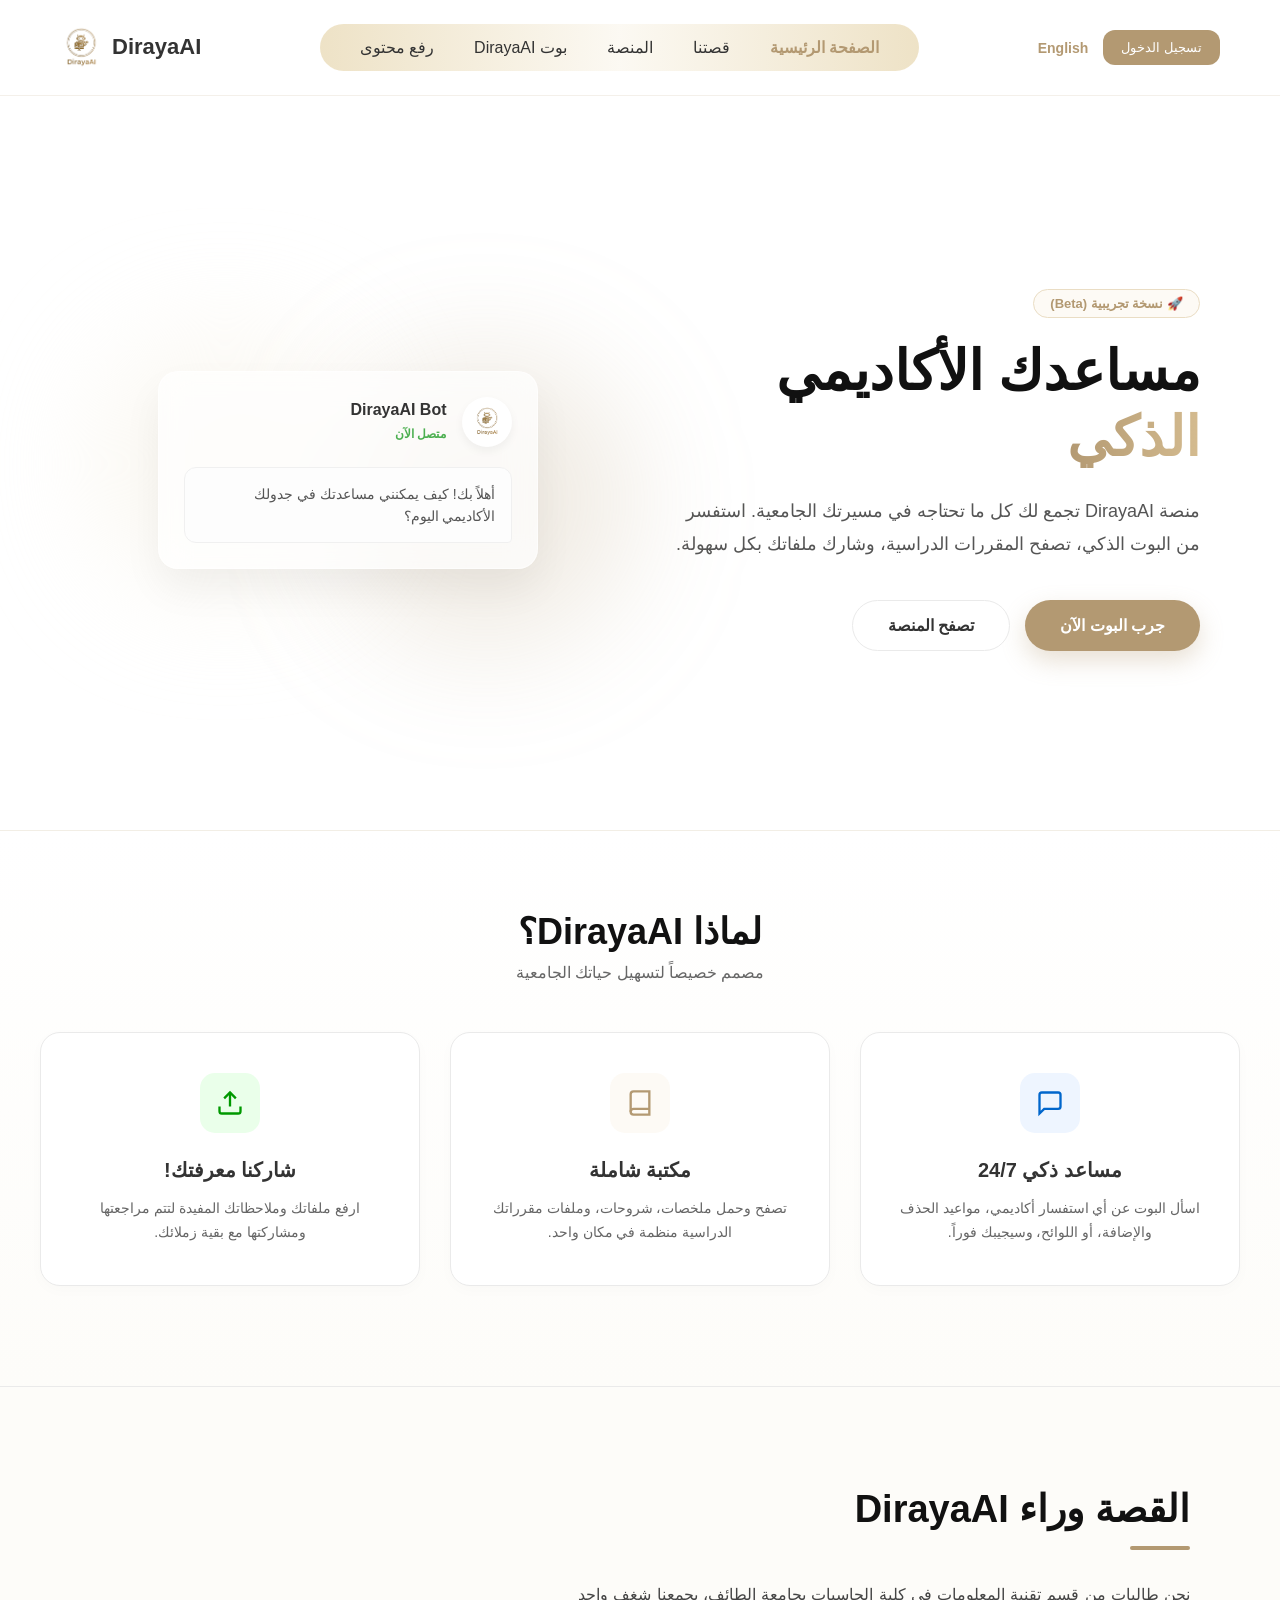
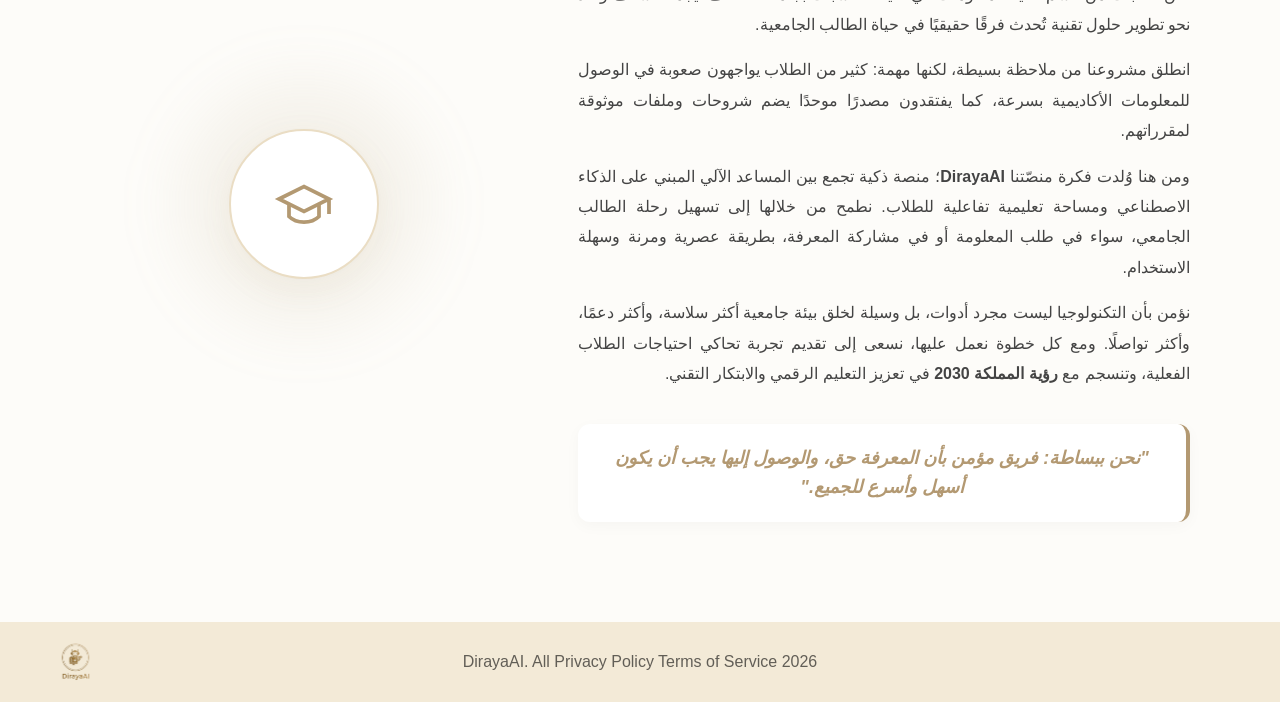
<file: notifications.html>
<!DOCTYPE html>
<!-- ============================================================================
DIRAYAAI - NOTIFICATIONS PAGE
Description: صفحة الإشعارات، تعرض للمستخدم سجل التنبيهات الخاصة بحالة طلبات المحتوى المرفوع (تأكيد القبول أو إشعار الرفض).
============================================================================ -->
<html lang="ar" dir="ltr">
<head>
  <meta charset="UTF-8" />
  <meta name="viewport" content="width=device-width, initial-scale=1.0" />
  <title data-i18n="noti_page_title">الإشعارات | DirayaAI</title>
  <link href="https://fonts.googleapis.com/css2?family=Inter:wght@400;500;600;700&display=swap" rel="stylesheet">
  <link rel="stylesheet" href="style.css">
</head>
<body class="has-header">
<div class="page-wrapper">

  <header class="header app-header" dir="ltr">
    <a href="index.html" class="logo" aria-label="العودة للصفحة الرئيسية" title="الرئيسية">
      <img src="./assets/logo.png" alt="شعار DirayaAI">
      DirayaAI
    </a>
    
    <nav class="nav">
      <a href="index.html" data-i18n="nav_home">الصفحة الرئيسية</a>
      <a href="index.html#about" data-i18n="nav_about">قصتنا</a>
      <a href="platform.html" data-i18n="nav_platform">المنصة</a>
      <a href="bot.html" data-i18n="nav_bot">بوت DirayaAI</a>
      <a href="upload.html" data-i18n="nav_upload">رفع محتوى</a>
      <a href="admin_dashboard.html" id="adminNavBtn" data-i18n="nav_admin">لوحة التحكم</a>
    </nav>

    <div class="header-controls">
      <button id="langToggleBtn" class="lang-toggle-btn">English</button>
      <button class="signup-btn" data-i18n="nav_login">تسجيل الدخول</button>
    </div>
  </header>

  <main class="noti-main">
    <div class="noti-container">
      <h2 class="noti-heading" data-i18n="noti_heading">إشعاراتك</h2>
      <div id="notifications-list">
        <p class="noti-empty-msg" data-i18n="noti_loading">جاري تحميل الإشعارات...</p>
      </div>
    </div>
  </main>

  <footer class="footer">
    <img class="footer-logo" src="./assets/Footer-logo.png" alt="DirayaAI Logo">
    <p class="footer-text" data-i18n="footer_text">2026 DirayaAI. جميع الحقوق محفوظة</p>
  </footer>

</div>

<script src="translations.js"></script>
<script src="main.js"></script>
<script src="notifications.js"></script>
</body>
</html>
</file>
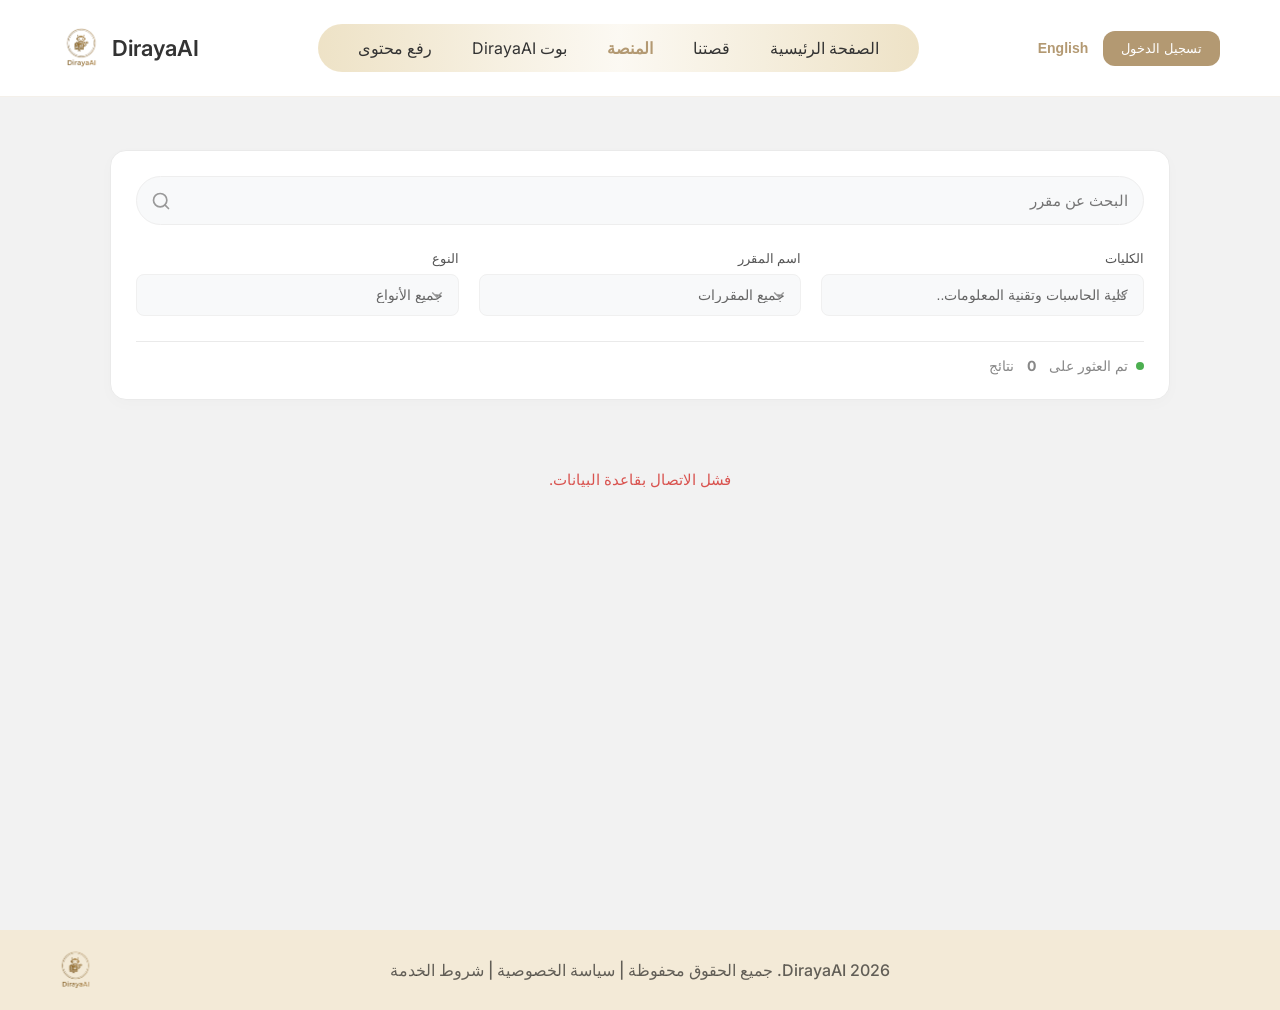
<file: platform.html>
<!DOCTYPE html>
<!-- ============================================================================
DIRAYAAI - PLATFORM / BROWSE MATERIALS
Description: صفحة المنصة الأكاديمية، تتيح للطلاب تصفح المقررات الدراسية، البحث عن الملفات، وفلترة المحتوى للوصول السريع للمصادر.
============================================================================ -->
<html lang="ar" dir="ltr"> 
<head>
  <meta charset="UTF-8" />
  <meta name="viewport" content="width=device-width, initial-scale=1.0" />
  <title data-i18n="nav_platform">المنصة | DirayaAI</title>
  
  <link href="https://fonts.googleapis.com/css2?family=Inter:wght@400;500;600;700&display=swap" rel="stylesheet">
  <link rel="stylesheet" href="style.css">
</head>
<body class="has-header">
<div class="page-wrapper">

  <header class="header app-header" dir="ltr">
    <a href="index.html" class="logo" aria-label="العودة للصفحة الرئيسية" title="الرئيسية">
      <img src="./assets/logo.png" alt="شعار DirayaAI">
      DirayaAI
    </a>
    
    <nav class="nav">
      <a href="index.html" data-i18n="nav_home">الصفحة الرئيسية</a>
      <a href="index.html#about" data-i18n="nav_about">قصتنا</a>
      <a href="platform.html" class="active" data-i18n="nav_platform">المنصة</a>
      <a href="bot.html" data-i18n="nav_bot">بوت DirayaAI</a>
      <a href="upload.html" data-i18n="nav_upload">رفع محتوى</a>
    <a href="admin_dashboard.html" id="adminNavBtn" data-i18n="nav_admin">لوحة التحكم</a>
    </nav>

    <div class="header-controls">
      <button id="langToggleBtn" class="lang-toggle-btn">English</button>
      <button class="signup-btn" data-i18n="nav_login">تسجيل الدخول</button>
    </div>
  </header>

  <main class="platform-container">
    
    <div class="filter-panel">
        <div class="search-box-wrapper">
            <svg class="search-icon" width="20" height="20" viewBox="0 0 24 24" fill="none" stroke="#999" stroke-width="2" stroke-linecap="round" stroke-linejoin="round"><circle cx="11" cy="11" r="8"></circle><line x1="21" y1="21" x2="16.65" y2="16.65"></line></svg>
            <input type="text" id="search-input" data-i18n="plat_search_ph" placeholder="البحث عن مقرر" class="main-search-input">
        </div>

        <div class="filters-row">
            <div class="filter-group">
                <label for="filter-college" data-i18n="plat_filter_college">الكليات</label>
                <div class="custom-select-wrapper">
                    <select id="filter-college" class="filter-select">
                        <option value="all" data-i18n="plat_college_opt">كلية الحاسبات وتقنية المعلومات..</option>
                    </select>
                </div>
            </div>
            
            <div class="filter-group">
                <label for="filter-course" data-i18n="plat_filter_course">اسم المقرر</label>
                <div class="custom-select-wrapper">
                    <select id="filter-course" class="filter-select">
                        <option value="all" data-i18n="plat_course_opt">جميع المقررات</option>
                    </select>
                </div>
            </div>

            <div class="filter-group">
                <label for="filter-type" data-i18n="plat_filter_type">النوع</label>
                <div class="custom-select-wrapper">
                    <select id="filter-type" class="filter-select">
                        <option value="all" data-i18n="plat_type_all">جميع الأنواع</option>
                        <option value="PDF" data-i18n="plat_type_pdf">ملف PDF</option>
                        <option value="Video" data-i18n="plat_type_video">فيديو</option>
                        <option value="Link" data-i18n="plat_type_link">رابط</option>
                    </select>
                </div>
            </div>
        </div>

        <div class="filter-divider"></div>

        <div class="results-info">
            <span class="status-dot"></span>
            <span data-i18n="plat_found_1">تم العثور على</span>
            <span id="results-count-num">0</span>
            <span data-i18n="plat_found_2">نتائج</span>
        </div>
    </div>

    <div class="materials-grid" id="materials-grid">
        </div>

  </main>

  <footer class="footer">
    <img class="footer-logo" src="./assets/Footer-logo.png" alt="DirayaAI Logo">
    <p class="footer-text" data-i18n="footer_text">
      2026 DirayaAI. جميع الحقوق محفوظة | سياسة الخصوصية | شروط الخدمة
    </p>
  </footer>

</div>

<script src="translations.js"></script>
<script src="main.js"></script>
</body>
</html>
</file>
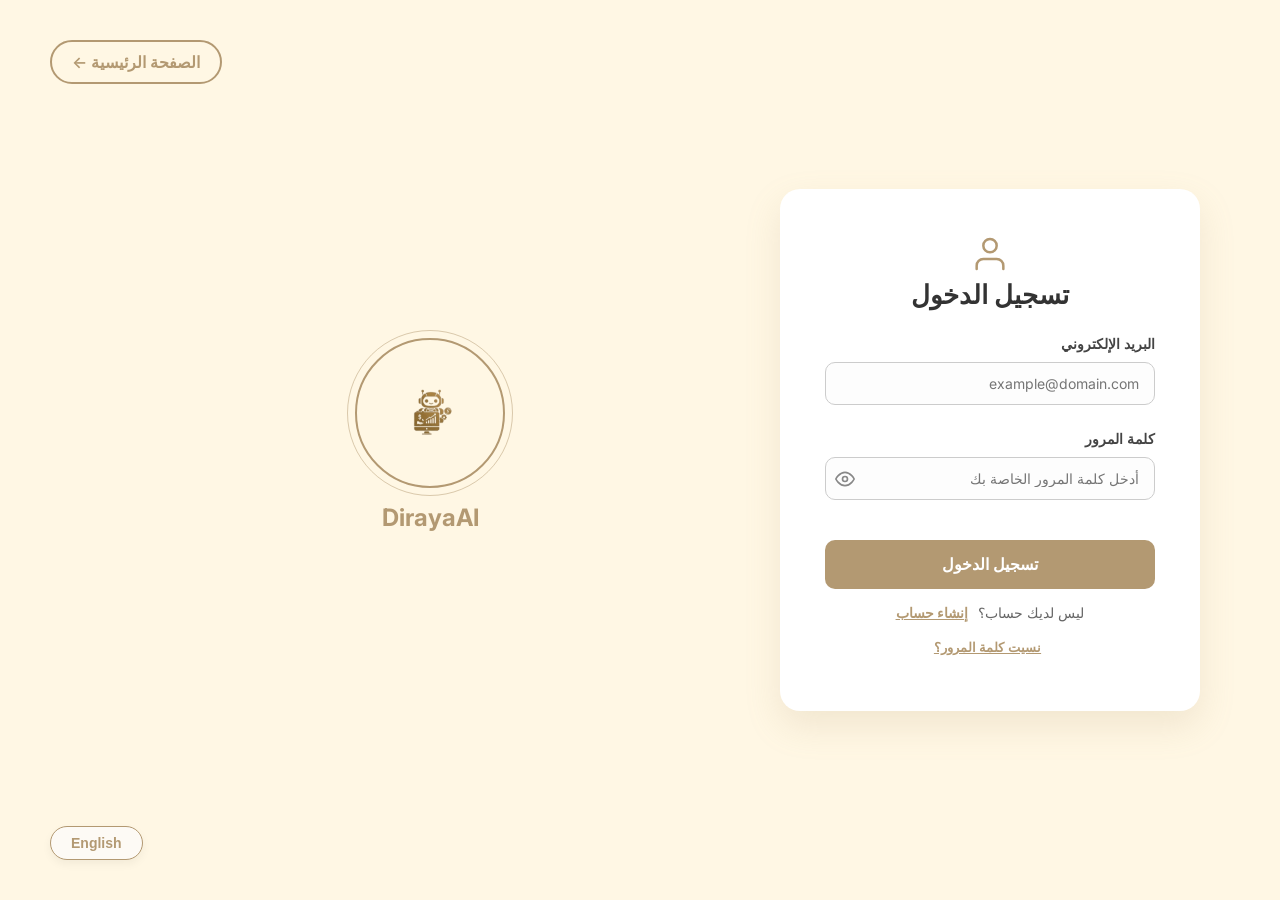
<file: profile.html>
<!DOCTYPE html>
<!-- ============================================================================
DIRAYAAI - PROFILE PAGE
Description: صفحة الملف الشخصي، تتيح للمستخدم عرض بياناته الأساسية وتعديلها، بالإضافة إلى تغيير كلمة المرور الخاصة به بشكل آمن.
============================================================================ -->
<html lang="ar" dir="ltr">
<head>
  <meta charset="UTF-8" />
  <meta name="viewport" content="width=device-width, initial-scale=1.0" />
  <title data-i18n="profile_page_title">الملف الشخصي | DirayaAI</title>

  <link href="https://fonts.googleapis.com/css2?family=Inter:wght@400;500;600;700&display=swap" rel="stylesheet">
  <link rel="stylesheet" href="style.css">
</head>
<body class="has-header">
<div class="page-wrapper">

  <header class="header app-header" dir="ltr">
    <a href="index.html" class="logo" aria-label="العودة للصفحة الرئيسية" title="الرئيسية">
      <img src="./assets/logo.png" alt="شعار DirayaAI">
      DirayaAI
    </a>
    
    <nav class="nav">
      <a href="index.html" data-i18n="nav_home">الصفحة الرئيسية</a>
      <a href="index.html#about" data-i18n="nav_about">قصتنا</a>
      <a href="platform.html" data-i18n="nav_platform">المنصة</a>
      <a href="bot.html" data-i18n="nav_bot">بوت DirayaAI</a>
      <a href="upload.html" data-i18n="nav_upload">رفع محتوى</a>
      <a href="admin_dashboard.html" id="adminNavBtn" data-i18n="nav_admin">لوحة التحكم</a>
    </nav>

    <div class="header-controls">
      <button id="langToggleBtn" class="lang-toggle-btn">English</button>
      <button class="signup-btn" data-i18n="nav_login">تسجيل الدخول</button>
    </div>
  </header>

<section class="profile-section">
  <div class="profile-card">
    <div class="profile-header">
      <div class="profile-avatar" id="profile-avatar"></div>
      <h2 id="welcome-name" data-i18n="profile_loading">جاري التحميل...</h2>
    </div>

    <div class="profile-info">
      <div class="input-group profile-input">
        <label for="first-name-input" data-i18n="profile_fname_lbl">الاسم الأول</label>
        <input type="text" id="first-name-input">
      </div>
      
      <div class="input-group profile-input">
        <label for="last-name-input" data-i18n="profile_lname_lbl">الاسم الأخير</label>
        <input type="text" id="last-name-input">
      </div>

      <div class="input-group profile-input">
        <label for="uni-id-input" data-i18n="profile_uni_id_lbl">الرقم الجامعي (غير قابل للتعديل)</label>
        <input type="text" id="uni-id-input" disabled class="disabled-field" dir="ltr">
        <small class="help-text" data-i18n="profile_uni_id_help">لطلب تعديل الرقم الجامعي، يرجى التواصل مع الدعم الفني.</small>
      </div>

      <div class="input-group profile-input">
        <label for="email-input" data-i18n="profile_email_lbl">البريد الإلكتروني</label>
        <input type="email" id="email-input" dir="ltr">
      </div>

      <div class="input-group profile-input">
        <label for="phone-input" data-i18n="profile_phone_lbl">رقم الجوال</label>
        <input type="tel" id="phone-input" dir="ltr">
      </div>

      <div class="input-group profile-input">
        <label for="role-input" data-i18n="profile_role_lbl">الدور</label>
        <input type="text" id="role-input" disabled class="disabled-field">
      </div>

      <hr class="profile-divider">
      <div class="password-title-wrapper">
        <h3 class="profile-section-title" data-i18n="profile_pass_title">تغيير كلمة المرور</h3>
      </div>

      <div class="input-group profile-input">
        <label for="current-pass-input" data-i18n="profile_current_pass">كلمة المرور الحالية</label>
        <div class="pass-wrapper">
          <input type="password" id="current-pass-input" dir="ltr">
          <button type="button" class="toggle-pass-btn" title="إظهار/إخفاء كلمة المرور" aria-label="إظهار أو إخفاء كلمة المرور">
            <svg xmlns="http://www.w3.org/2000/svg" width="20" height="20" viewBox="0 0 24 24" fill="none" stroke="#888" stroke-width="2" stroke-linecap="round" stroke-linejoin="round"><path d="M1 12s4-8 11-8 11 8 11 8-4 8-11 8-11-8-11-8z"></path><circle cx="12" cy="12" r="3"></circle></svg>
          </button>
        </div>
      </div>

      <div class="input-group profile-input">
        <label for="new-pass-input" data-i18n="profile_new_pass">كلمة المرور الجديدة</label>
        <div class="pass-wrapper">
          <input type="password" id="new-pass-input" dir="ltr">
          <button type="button" class="toggle-pass-btn" title="إظهار/إخفاء كلمة المرور" aria-label="إظهار أو إخفاء كلمة المرور">
            <svg xmlns="http://www.w3.org/2000/svg" width="20" height="20" viewBox="0 0 24 24" fill="none" stroke="#888" stroke-width="2" stroke-linecap="round" stroke-linejoin="round"><path d="M1 12s4-8 11-8 11 8 11 8-4 8-11 8-11-8-11-8z"></path><circle cx="12" cy="12" r="3"></circle></svg>
          </button>
        </div>
        
        <div class="password-meter-container">
            <div class="password-segment"></div>
            <div class="password-segment"></div>
            <div class="password-segment"></div>
            <div class="password-segment"></div>
        </div>
        <div class="password-text" id="profile-password-text" data-i18n="auth_pass_meter">قوة كلمة المرور</div>
      </div>

      <div class="input-group profile-input">
        <label for="confirm-pass-input" data-i18n="profile_confirm_pass">تأكيد كلمة المرور الجديدة</label>
        <div class="pass-wrapper">
          <input type="password" id="confirm-pass-input" dir="ltr">
          <button type="button" class="toggle-pass-btn" title="إظهار/إخفاء كلمة المرور" aria-label="إظهار أو إخفاء كلمة المرور">
            <svg xmlns="http://www.w3.org/2000/svg" width="20" height="20" viewBox="0 0 24 24" fill="none" stroke="#888" stroke-width="2" stroke-linecap="round" stroke-linejoin="round"><path d="M1 12s4-8 11-8 11 8 11 8-4 8-11 8-11-8-11-8z"></path><circle cx="12" cy="12" r="3"></circle></svg>
          </button>
        </div>
      </div>
      </div>

    <div id="update-msg" class="update-message"></div>
    <button id="save-profile-btn" class="submit-btn save-btn" data-i18n="profile_btn_save">حفظ التعديلات</button>
    <a href="auth_handler.php?action=logout" class="logout-btn" data-i18n="profile_btn_logout">تسجيل الخروج</a>
  </div>
</section>

<footer class="footer">
  <img class="footer-logo" src="./assets/Footer-logo.png" alt="DirayaAI Logo">
  <p class="footer-text" data-i18n="footer_text">
    2026 DirayaAI. جميع الحقوق محفوظة | سياسة الخصوصية | شروط الخدمة
  </p>
</footer>
</div>

<script src="translations.js"></script>
<script src="main.js"></script>
</body>
</html>
</file>
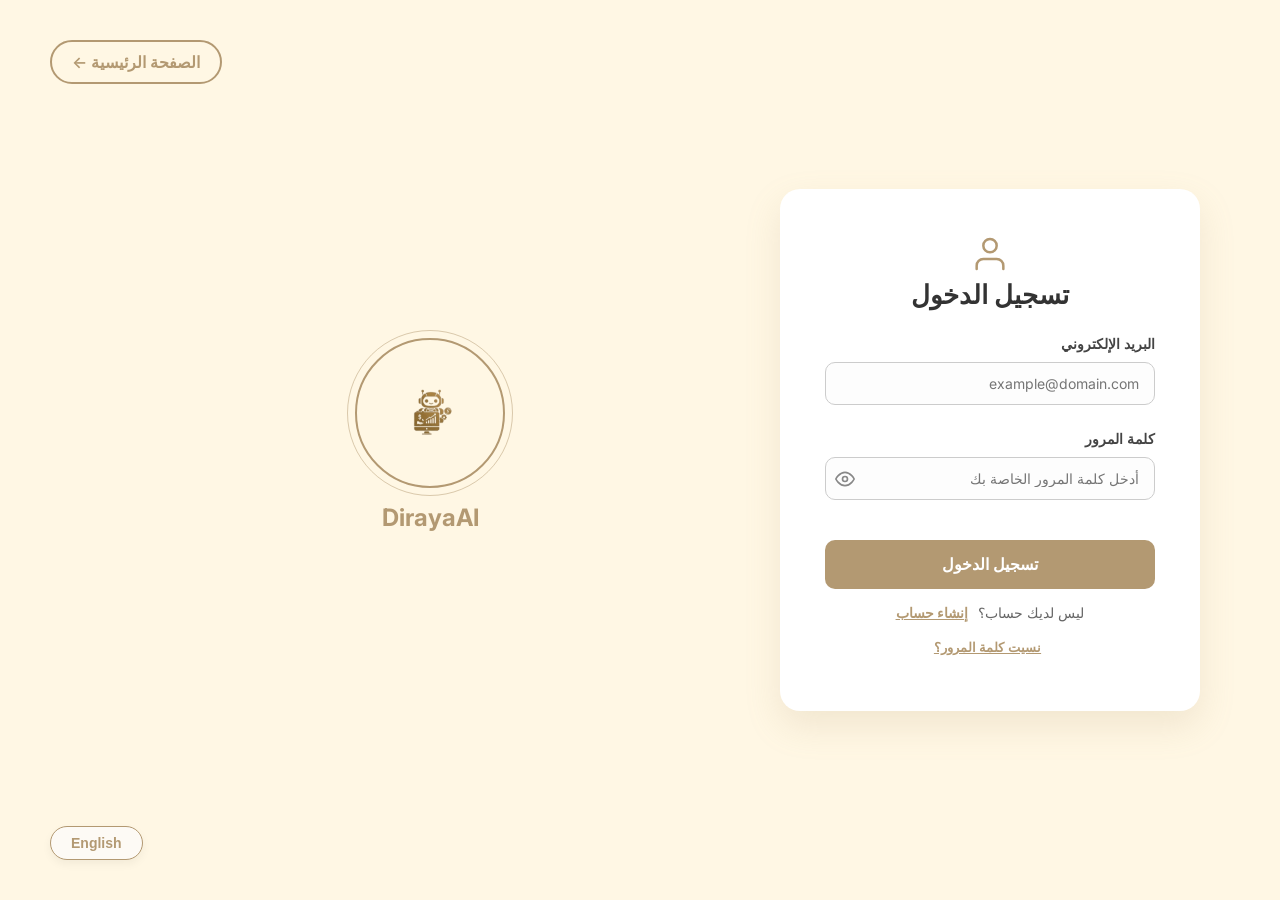
<file: signup.html>
<!DOCTYPE html>
<!--============================================================================
DIRAYAAI - AUTHENTICATION PAGE
Description: صفحة المصادقة الأساسية، تحتوي على نماذج تسجيل الدخول للمستخدمين الحاليين وإنشاء حسابات جديدة للطلاب.
============================================================================-->
<html lang="ar" dir="ltr">
<head>
<meta charset="UTF-8">
<meta name="viewport" content="width=device-width, initial-scale=1.0">
<title>DirayaAI | تسجيل الدخول</title>
<link href="https://fonts.googleapis.com/css2?family=Inter:wght@400;500;600;700&display=swap" rel="stylesheet">
<link rel="stylesheet" href="style.css">
</head>
<body>

<main class="login-main">
<a href="index.html" class="back-home-btn" data-i18n="auth_back_home">الصفحة الرئيسية ←</a>

<div class="login-container">

<div class="login-brand">
    <div class="brand-circle">
        <img src="./assets/robot.png" alt="شعار DirayaAI" width="80">
    </div>
    <h1 class="brand-title">DirayaAI</h1>
</div>

<div class="login-form-wrapper">
<div class="form-card">

<div id="signupWrapper" class="hidden">
<div class="form-header">
    <div class="icon">
        <svg width="40" height="40" viewBox="0 0 24 24" fill="none" stroke="currentColor" stroke-width="1.5" stroke-linecap="round" stroke-linejoin="round">
            <path d="M16 21v-2a4 4 0 0 0-4-4H5a4 4 0 0 0-4 4v2"></path>
            <circle cx="8.5" cy="7" r="4"></circle>
            <line x1="20" y1="8" x2="20" y2="14"></line><line x1="23" y1="11" x2="17" y2="11"></line>
        </svg>
    </div>
    <h2 data-i18n="auth_signup_title">إنشاء حساب</h2>
    <div id="response-msg" class="success-msg" data-i18n="auth_success_signup">تم إنشاء الحساب بنجاح!</div>
    <div id="general-error" class="error-msg"></div>
</div>

<form id="signupForm" action="auth_handler.php?action=signup" method="POST" class="auth-form" novalidate>
<div class="input-row">
    <div class="input-group">
        <label for="f_name" data-i18n="auth_fname_lbl">الاسم الأول</label>
        <input type="text" id="f_name" name="f_name" class="standard-input" required>
    </div>
    <div class="input-group">
        <label for="l_name" data-i18n="auth_lname_lbl">الاسم الأخير</label>
        <input type="text" id="l_name" name="l_name" class="standard-input" required>
    </div>
</div>

<div class="input-group">
    <label for="uni_id" data-i18n="auth_uni_id_lbl">الرقم الجامعي</label>
    <input type="text" id="uni_id" name="uni_id" class="standard-input" dir="ltr" data-i18n="auth_uni_id_ph" placeholder="******44" required>
</div>

<div class="input-group">
    <label for="user_email" data-i18n="auth_email_lbl">البريد الإلكتروني</label>
    <input type="email" id="user_email" name="user_email" class="standard-input" dir="ltr" data-i18n="auth_email_ph" placeholder="example@domain.com" required>
    <div id="email-error" class="error-msg">هذا البريد الإلكتروني مسجل مسبقاً.</div>
</div>

<div class="input-group">
    <label for="user_phone" data-i18n="auth_phone_lbl">رقم الجوال (اختياري)</label>
    <input type="tel" id="user_phone" name="user_phone" class="standard-input" dir="ltr" data-i18n="auth_phone_ph" placeholder="05xxxxxxxx" pattern="^05\d{8}$" maxlength="10">
</div>

<div class="input-group">
    <label for="password" data-i18n="auth_pass_lbl">كلمة المرور</label>
    <div class="pass-wrapper">
        <input type="password" id="password" name="user_pass" class="standard-input" dir="ltr" data-i18n="auth_pass_ph" placeholder="8 خانات على الأقل" required minlength="8">
        <button type="button" class="toggle-pass-btn" aria-label="إظهار أو إخفاء كلمة المرور" title="إظهار/إخفاء كلمة المرور"><svg xmlns="http://www.w3.org/2000/svg" width="20" height="20" viewBox="0 0 24 24" fill="none" stroke="#888" stroke-width="2" stroke-linecap="round" stroke-linejoin="round"><path d="M1 12s4-8 11-8 11 8 11 8-4 8-11 8-11-8-11-8z"></path><circle cx="12" cy="12" r="3"></circle></svg></button>
    </div>
    <div class="password-meter-container">
        <div class="password-segment"></div><div class="password-segment"></div><div class="password-segment"></div><div class="password-segment"></div><div class="password-segment"></div>
    </div>
    <div id="password-text" class="password-text" data-i18n="auth_pass_meter">قوة كلمة المرور</div>
</div>

<div class="input-group">
    <label for="confirm_pass" data-i18n="auth_confirm_pass_lbl">تأكيد كلمة المرور</label>
   <div class="pass-wrapper">
        <input type="password" id="confirm_pass" class="standard-input" dir="ltr" data-i18n="auth_confirm_pass_ph" placeholder="أعيد إدخال كلمة المرور" required>
        <button type="button" class="toggle-pass-btn" aria-label="إظهار أو إخفاء كلمة المرور" title="إظهار/إخفاء كلمة المرور"><svg xmlns="http://www.w3.org/2000/svg" width="20" height="20" viewBox="0 0 24 24" fill="none" stroke="#888" stroke-width="2" stroke-linecap="round" stroke-linejoin="round"><path d="M1 12s4-8 11-8 11 8 11 8-4 8-11 8-11-8-11-8z"></path><circle cx="12" cy="12" r="3"></circle></svg></button>
    </div>
    <div id="pass-error" class="error-msg" data-i18n="auth_err_pass_match">كلمات المرور غير متطابقة.</div>
</div>

<button type="submit" class="submit-btn" data-i18n="auth_signup_btn">إنشاء حساب</button>

<p class="switch-text">
<span data-i18n="auth_have_account">لديك حساب بالفعل؟</span>
<button type="button" id="showLoginBtn" class="link-btn" data-i18n="auth_login_title">تسجيل الدخول</button>
</p>
</form>
</div>

<div id="loginWrapper">
    <div class="form-header">
        <div class="icon">
            <svg width="40" height="40" viewBox="0 0 24 24" fill="none" stroke="currentColor" stroke-width="1.5" stroke-linecap="round" stroke-linejoin="round"><path d="M20 21v-2a4 4 0 0 0-4-4H8a4 4 0 0 0-4 4v2"></path><circle cx="12" cy="7" r="4"></circle></svg>
        </div> 
        <h2 data-i18n="auth_login_title">تسجيل الدخول</h2>
        <div id="login-error" class="error-msg" data-i18n="auth_err_invalid_creds">البريد الإلكتروني أو كلمة المرور غير صحيحة</div>
    </div>

    <form id="loginForm" action="auth_handler.php?action=login" method="POST" class="auth-form" novalidate>
    <div class="input-group">
        <label for="login_email" data-i18n="auth_email_lbl">البريد الإلكتروني</label>
        <input type="email" id="login_email" name="login_email" class="standard-input" dir="ltr" data-i18n="auth_email_ph" placeholder="example@domain.com" required>
    </div>

    <div class="input-group">
        <label for="login_pass" data-i18n="auth_pass_lbl">كلمة المرور</label>
        <div class="pass-wrapper">
        <input type="password" id="login_pass" name="login_pass" class="standard-input" dir="ltr" data-i18n="auth_pass_login_ph" placeholder="أدخل كلمة المرور الخاصة بك" required>
        <button type="button" class="toggle-pass-btn" aria-label="إظهار أو إخفاء كلمة المرور" title="إظهار/إخفاء كلمة المرور"><svg xmlns="http://www.w3.org/2000/svg" width="20" height="20" viewBox="0 0 24 24" fill="none" stroke="#888" stroke-width="2" stroke-linecap="round" stroke-linejoin="round"><path d="M1 12s4-8 11-8 11 8 11 8-4 8-11 8-11-8-11-8z"></path><circle cx="12" cy="12" r="3"></circle></svg></button>
        </div>
    </div>

    

    <button type="submit" class="submit-btn" data-i18n="auth_login_btn">تسجيل الدخول</button>

    <p class="switch-text">
    <span data-i18n="auth_no_account">ليس لديك حساب؟</span>
    <button type="button" id="showSignupBtn" class="link-btn" data-i18n="auth_signup_title">إنشاء حساب</button>
    
    <div style="text-align: center; margin-bottom: 10px; margin-top: 15px;">
        <button type="button" id="showForgotBtn" class="link-btn" style="font-size: 13px;" data-i18n="auth_forgot_pass">نسيت كلمة المرور؟</button>
    </div>
    </p>
    </form>

</div>

<div id="forgotWrapper" class="hidden">
    <div class="form-header">
        <div class="icon">
            <svg width="40" height="40" viewBox="0 0 24 24" fill="none" stroke="currentColor" stroke-width="1.5" stroke-linecap="round" stroke-linejoin="round"><path d="M2 18v3c0 .6.4 1 1 1h4v-3h3v-3h2l1.4-1.4a6.5 6.5 0 1 0-4-4Z"></path><circle cx="16.5" cy="7.5" r=".5"></circle></svg>
        </div> 
        <h2 data-i18n="auth_forgot_title">استعادة كلمة المرور</h2>
        <p style="color: #666; font-size: 14px; margin-bottom: 20px; text-align: center;" data-i18n="auth_forgot_desc">أدخل بريدك الإلكتروني المرتبط بحسابك لاستعادة كلمة المرور.</p>
        <div id="forgot-msg" class="error-msg"></div>
    </div>

    <form id="forgotForm" class="auth-form" novalidate>
        <div class="input-group">
            <label for="forgot_email" data-i18n="auth_email_lbl">البريد الإلكتروني</label>
            <input type="email" id="forgot_email" name="forgot_email" class="standard-input" dir="ltr" data-i18n="auth_email_ph" placeholder="example@domain.com" required>
        </div>

        <button type="submit" class="submit-btn" data-i18n="auth_forgot_btn">تحقق من الحساب</button>

        <p class="switch-text">
            <button type="button" id="backToLoginBtn" class="link-btn" data-i18n="auth_back_login">العودة لتسجيل الدخول</button>
        </p>
    </form>
    
</div>
</div>
</div>
</div>
<button id="langToggleBtn" class="lang-toggle-btn floating-lang-btn">English</button>
</main>
<script src="translations.js"></script>
<script src="main.js"></script>
</body>
</html>
</file>
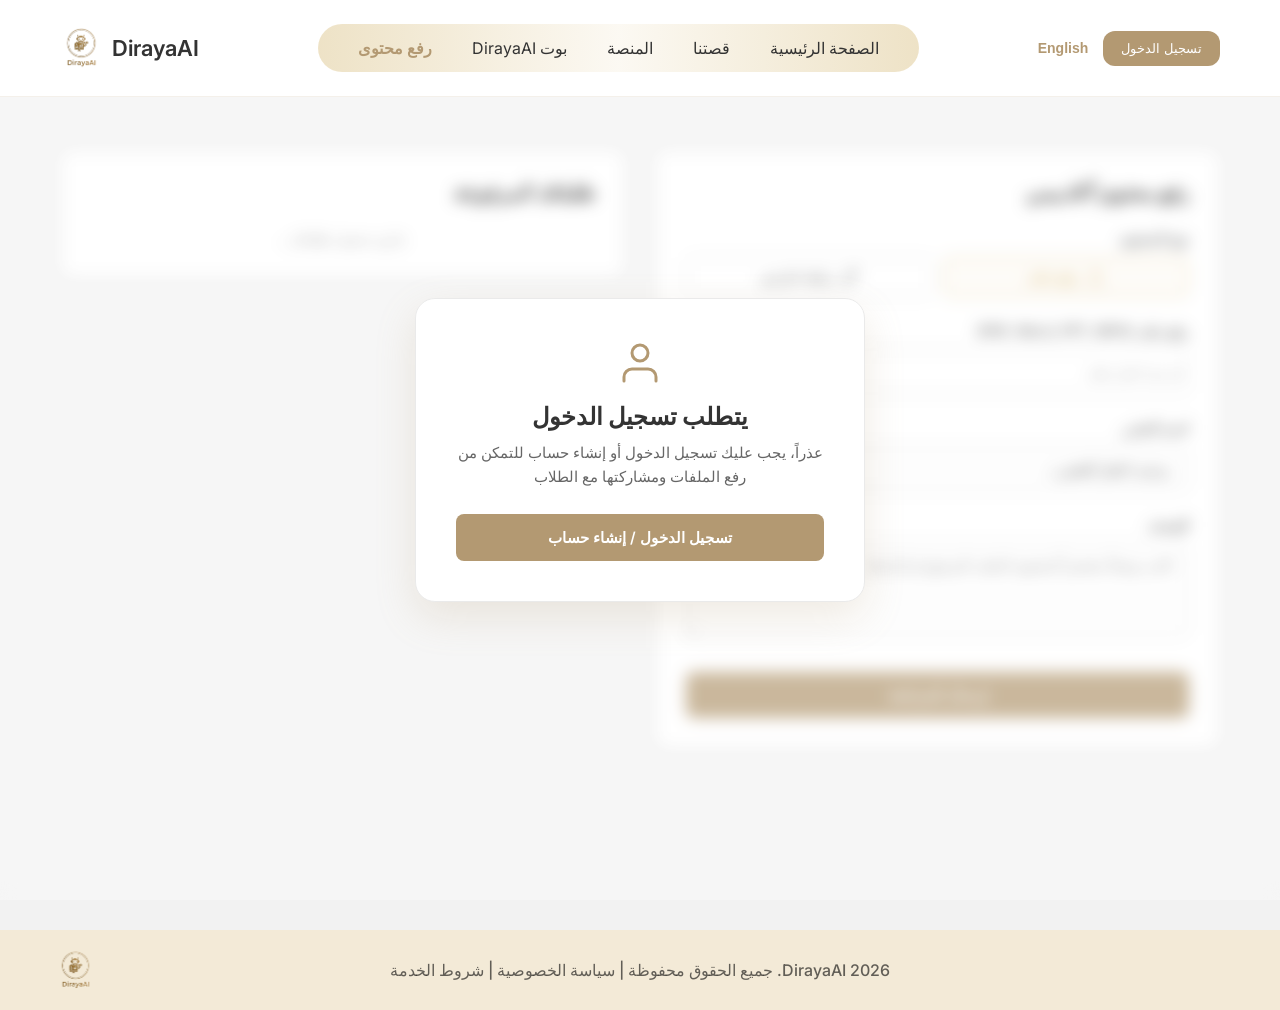
<file: upload.html>
<!DOCTYPE html>
<!-- ============================================================================
DIRAYAAI - UPLOAD CONTENT
Description: صفحة رفع المحتوى، تتيح للمستخدمين مشاركة الملفات أو الروابط الأكاديمية مع زملائهم ومتابعة حالة طلباتهم (مقبولة، مرفوضة، قيد المراجعة).
============================================================================ -->
<html lang="ar" dir="ltr">
<head>
  <meta charset="UTF-8" />
  <meta name="viewport" content="width=device-width, initial-scale=1.0" />
  <title data-i18n="upload_page_title">رفع محتوى | DirayaAI</title>
  
  <link href="https://fonts.googleapis.com/css2?family=Inter:wght@400;500;600;700&display=swap" rel="stylesheet">
  <link rel="stylesheet" href="style.css">
</head>
<body class="has-header">

  <div id="loginOverlay" class="login-overlay hidden">
    <div class="login-modal">
        <div class="modal-icon">
            <svg viewBox="0 0 24 24" fill="none" stroke="currentColor" stroke-width="2" stroke-linecap="round" stroke-linejoin="round">
                <path d="M20 21v-2a4 4 0 0 0-4-4H8a4 4 0 0 0-4 4v2"></path>
                <circle cx="12" cy="7" r="4"></circle>
            </svg>
        </div>
        <h2 data-i18n="upload_login_req_title">يتطلب تسجيل الدخول</h2>
        <p data-i18n="upload_login_req_desc">عذراً، يجب عليك تسجيل الدخول أو إنشاء حساب للتمكن من رفع الملفات ومشاركتها مع الطلاب.</p>
        <a href="signup.html" class="submit-approval-btn modal-btn" data-i18n="upload_login_btn">تسجيل الدخول / إنشاء حساب</a>
      </div>
  </div>

<div class="page-wrapper">

  <header class="header app-header" dir="ltr">
    <a href="index.html" class="logo" aria-label="العودة للصفحة الرئيسية" title="الرئيسية">
      <img src="./assets/logo.png" alt="شعار DirayaAI">
      DirayaAI
    </a>
    
    <nav class="nav">
      <a href="index.html" data-i18n="nav_home">الصفحة الرئيسية</a>
      <a href="index.html#about" data-i18n="nav_about">قصتنا</a>
      <a href="platform.html" data-i18n="nav_platform">المنصة</a>
      <a href="bot.html" data-i18n="nav_bot">بوت DirayaAI</a>
      <a href="upload.html" class="active" data-i18n="nav_upload">رفع محتوى</a>
      <a href="admin_dashboard.html" id="adminNavBtn" data-i18n="nav_admin">لوحة التحكم</a>
    </nav>

    <div class="header-controls">
      <button id="langToggleBtn" class="lang-toggle-btn">English</button>
      <button class="signup-btn" data-i18n="nav_login">تسجيل الدخول</button>
    </div>
  </header>

  <main class="upload-section">
    <div class="upload-container">
      
      <div class="card upload-form-card">
        <h2 class="card-title" data-i18n="upload_form_title">رفع محتوى أكاديمي</h2>
        
        <form id="uploadContentForm" class="upload-form">
          <input type="hidden" id="upload_type" name="upload_type" value="file">
          
          <div id="upload-msg" class="upload-message"></div>

          <div class="form-group">
            <label data-i18n="upload_content_type">نوع المحتوى</label>
            <div class="tabs-container">
              <button type="button" class="tab-btn active" id="tab-file">
                <svg width="18" height="18" viewBox="0 0 24 24" fill="none" stroke="currentColor" stroke-width="2"><path d="M21 15v4a2 2 0 0 1-2 2H5a2 2 0 0 1-2-2v-4"></path><polyline points="17 8 12 3 7 8"></polyline><line x1="12" y1="3" x2="12" y2="15"></line></svg>
                <span data-i18n="upload_tab_file">رفع ملف</span>
              </button>
              <button type="button" class="tab-btn" id="tab-url">
                <svg width="18" height="18" viewBox="0 0 24 24" fill="none" stroke="currentColor" stroke-width="2"><path d="M10 13a5 5 0 0 0 7.54.54l3-3a5 5 0 0 0-7.07-7.07l-1.72 1.71"></path><path d="M14 11a5 5 0 0 0-7.54-.54l-3 3a5 5 0 0 0 7.07 7.07l1.71-1.71"></path></svg>
                <span data-i18n="upload_tab_url">رابط خارجي</span>
              </button>
            </div>
          </div>

          <div class="form-group" id="file-input-group">
            <label for="upload_file" data-i18n="upload_file_label">رفع ملف (PDF, Word, PPT, MP4)</label>
            <div class="custom-file-input">
              <input type="file" id="upload_file" name="upload_file" accept=".mp4, .pdf, .doc, .docx, .ppt, .pptx" class="hidden-file-input">
              <span class="file-name" id="file-name-display" data-i18n="upload_no_file">لم يتم اختيار ملف</span>
              <button type="button" class="browse-btn" onclick="document.getElementById('upload_file').click()" data-i18n="upload_browse_btn">تصفح...</button>
            </div>
          </div>

          <div class="form-group hidden" id="url-input-group">
            <label for="resource_url" data-i18n="upload_url_label">رابط المحتوى</label>
            <input type="url" id="resource_url" name="resource_url" data-i18n="upload_url_ph" placeholder="ضع رابط يوتيوب أو درايف هنا..." class="standard-input">
          </div>

          <div class="form-group">
            <label for="course_title" data-i18n="upload_course_label">اسم المقرر</label>
            <select name="subject_id" id="course_title" class="standard-input" required>
              <option value="" disabled selected data-i18n="upload_course_opt">يرجى اختيار المقرر...</option>
            </select>
          </div>

          <div class="form-group">
            <label for="description" data-i18n="upload_desc_label">الوصف</label>
            <textarea name="description" id="description" rows="4" data-i18n="upload_desc_ph" placeholder="اكتب وصفاً مختصراً لمحتوى الملف المرفوع او الرابط..." class="standard-input" required></textarea>
          </div>

          <button type="submit" class="submit-approval-btn" id="submit-upload-btn" data-i18n="upload_submit_btn">إرسال للمراجعة</button>
        </form>
      </div>

      <div class="card submissions-card">
        <h2 class="card-title" data-i18n="upload_list_title">طلباتك المرفوعة</h2>
        <div class="submissions-list" id="submissions-list">
          <p class="empty-submissions" data-i18n="upload_loading_reqs">جاري تحميل طلباتك...</p>
        </div>
      </div>

    </div>
  </main>

  <footer class="footer">
    <img class="footer-logo" src="./assets/Footer-logo.png" alt="DirayaAI Logo">
    <p class="footer-text" data-i18n="footer_text">2026 DirayaAI. جميع الحقوق محفوظة | سياسة الخصوصية | شروط الخدمة</p>
  </footer>

</div>

<script src="translations.js"></script>
<script src="main.js"></script>
</body>
</html>
</file>
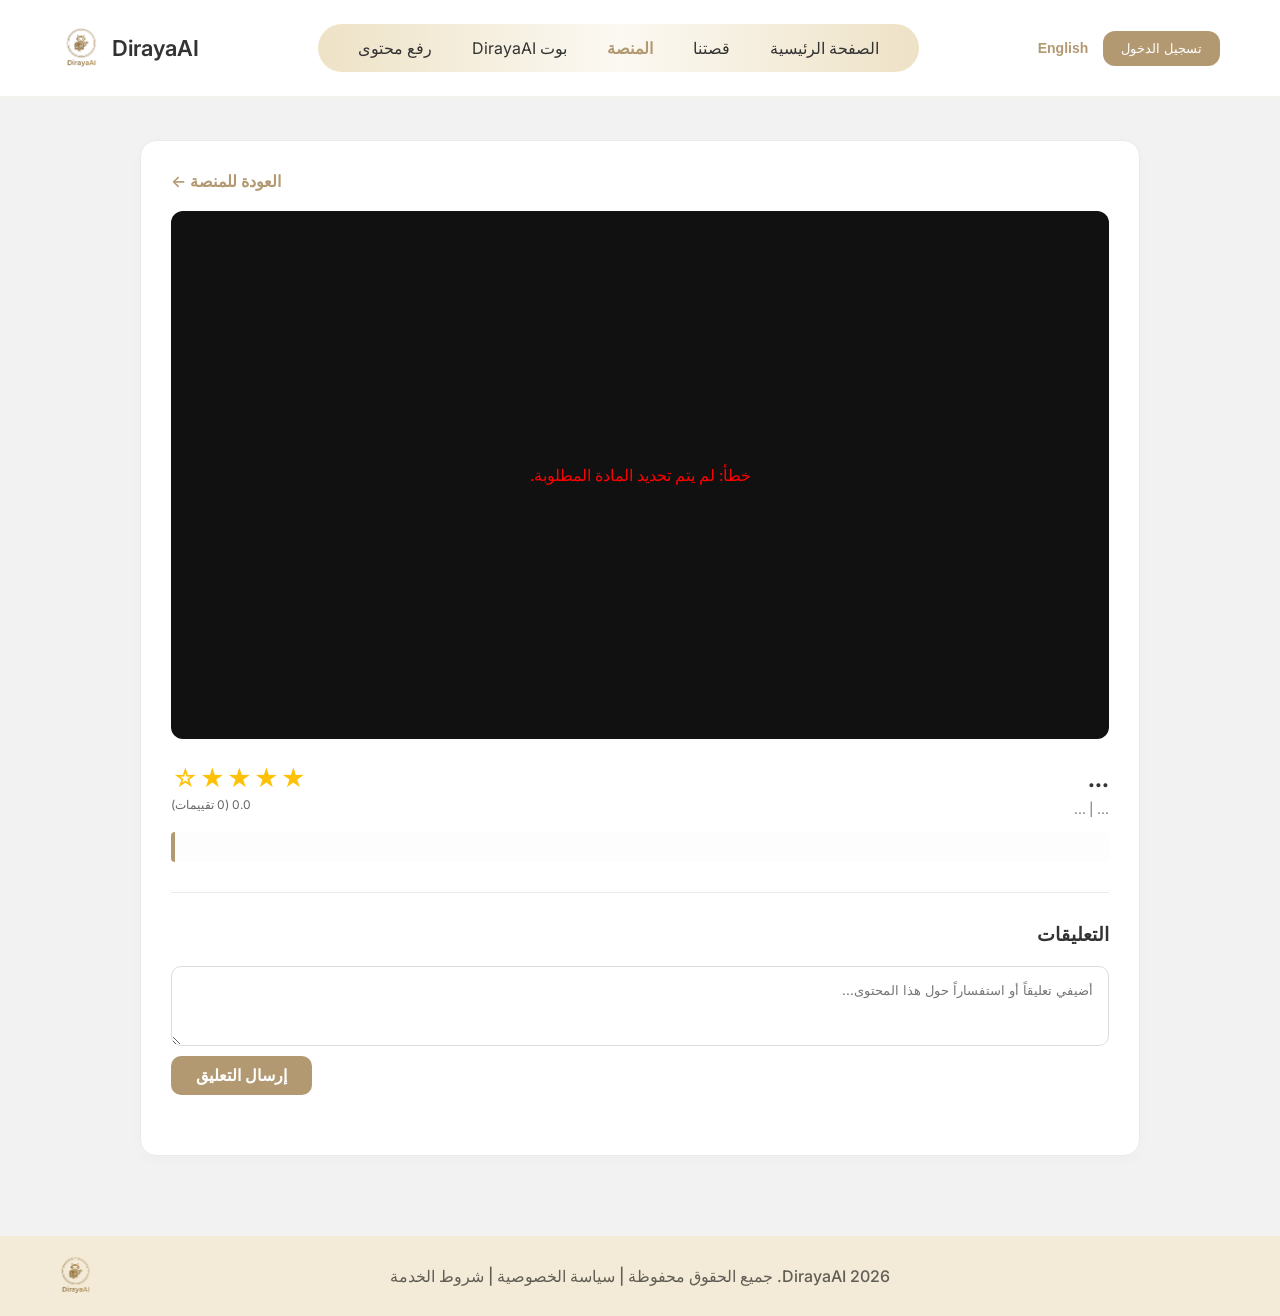
<file: view_material.html>
<!DOCTYPE html>
<!-- ============================================================================
DIRAYAAI - VIEW MATERIAL DETAILS
Description: صفحة عرض تفاصيل المحتوى، تتيح للمستخدمين معاينة الملف أو الرابط، قراءة الوصف، والمشاركة بوضع التقييمات والتعليقات.
============================================================================ -->
<html lang="ar" dir="ltr">
<head>
  <meta charset="UTF-8" />
  <meta name="viewport" content="width=device-width, initial-scale=1.0" />
  <title data-i18n="view_page_title">عرض المحتوى | DirayaAI</title>
  
  <link href="https://fonts.googleapis.com/css2?family=Inter:wght@400;500;600;700&display=swap" rel="stylesheet">
  <link rel="stylesheet" href="style.css">
</head>
<body class="has-header">
<div class="page-wrapper">

  <header class="header app-header" dir="ltr">
    <a href="index.html" class="logo" aria-label="العودة للصفحة الرئيسية" title="الرئيسية">
      <img src="./assets/logo.png" alt="شعار DirayaAI">
      DirayaAI
    </a>
    
    <nav class="nav">
      <a href="index.html" data-i18n="nav_home">الصفحة الرئيسية</a>
      <a href="index.html#about" data-i18n="nav_about">قصتنا</a>
      <a href="platform.html" class="active" data-i18n="nav_platform">المنصة</a>
      <a href="bot.html" data-i18n="nav_bot">بوت DirayaAI</a>
      <a href="upload.html" data-i18n="nav_upload">رفع محتوى</a>
      <a href="admin_dashboard.html" id="adminNavBtn" data-i18n="nav_admin">لوحة التحكم</a>
    </nav>

    <div class="header-controls">
      <button id="langToggleBtn" class="lang-toggle-btn">English</button>
      <button class="signup-btn" data-i18n="nav_login">تسجيل الدخول</button>
    </div>
  </header>

  <main class="view-section">
    <div class="view-container">
      
      <a href="platform.html" class="back-link" data-i18n="view_back_link">العودة للمنصة ←</a>

      <div class="content-player-box" id="content-player-box">
          <div class="loading-content" data-i18n="view_loading">جاري تحميل المحتوى...</div>
      </div>

      <div class="content-info-bar">
        <div class="content-details">
            <h1 id="view-title">...</h1>
            <p class="content-meta" dir="ltr">
                <span id="view-author">...</span> | 
                <span id="view-date">...</span>
            </p>
        </div>
        
        <div class="rating-box">
            <div class="stars">
                <span class="star" data-value="1">★</span>
                <span class="star" data-value="2">★</span>
                <span class="star" data-value="3">★</span>
                <span class="star" data-value="4">★</span>
                <span class="star" data-value="5">☆</span>
            </div>
            <span class="rating-score">0.0 (0 <span data-i18n="view_ratings_count">تقييمات</span>)</span>
        </div>
      </div>

      <div class="content-description" id="view-desc"></div>

      <hr class="view-divider">

      <div class="comments-section">
          <h3 data-i18n="view_comments_title">التعليقات</h3>
          
          <div class="add-comment-box">
              <textarea data-i18n="view_comment_placeholder" placeholder="أضيفي تعليقاً أو استفساراً حول هذا المحتوى..."></textarea>
              <button class="submit-btn comment-btn" data-i18n="view_submit_comment">إرسال التعليق</button>
          </div>

          <div class="comments-list"></div>
      </div>

    </div>
  </main>

  <footer class="footer">
    <img class="footer-logo" src="./assets/Footer-logo.png" alt="DirayaAI Logo">
    <p class="footer-text" data-i18n="footer_text">
      2026 DirayaAI. جميع الحقوق محفوظة | سياسة الخصوصية | شروط الخدمة
    </p>
  </footer>

</div>

<script src="translations.js"></script>
<script src="main.js"></script>
<script src="view.js"></script>
</body>
</html>
</file>
<file: style.css>
/* ============================================================================
   DIRAYAAI - MAIN STYLESHEET
   Description: Organized Component-Based CSS (Safe Version)
   ============================================================================ */

/* --------------------------------------------------------------------------
   1. RESET & GLOBALS
   -------------------------------------------------------------------------- */
* {
    margin: 0;
    padding: 0;
    box-sizing: border-box;
}

html, body {
    height: 100%;
}

body {
    font-family: 'Inter', sans-serif;
    background: #f2f2f2;
    color: #000;
}

/* مساحة علوية مخصصة فقط للصفحات التي تحتوي على الهيدر الثابت */
body.has-header {
    padding-top: 110px !important;
}

.page-wrapper {
    min-height: 100vh;
    display: flex;
    flex-direction: column;
}

/* Utility Classes */
.hidden {
    display: none !important;
}

.fit-content-card {
    height: fit-content !important;
}

.rtl-text {
    text-align: right !important;
}

.rtl-form {
    direction: rtl;
    text-align: right;
}

/* --------------------------------------------------------------------------
   2. HEADER & NAVIGATION
   -------------------------------------------------------------------------- */
.header, .app-header {
    position: fixed !important; 
    top: 0;
    left: 0;
    width: 100%; 
    z-index: 9999 !important; 
    background: rgba(255, 255, 255, 0.95);
    -webkit-backdrop-filter: blur(12px); 
    backdrop-filter: blur(12px);         
    border-bottom: 1px solid rgba(179, 153, 114, 0.15);
    display: flex;
    justify-content: space-between;
    align-items: center;
    padding: 24px 60px;
}

.logo {
    display: flex;
    align-items: center;
    gap: 10px;
    font-size: 22px;
    font-weight: 600;
    text-decoration: none; 
    color: #333; 
    cursor: pointer;
}

.logo img {
    width: 42px;
}

.nav {
    display: flex;
    gap: 40px;
    padding: 14px 40px;
    border-radius: 40px;
    background: linear-gradient(90deg, rgba(207, 174, 94, 0.35), rgba(247, 239, 221, 0.35) 50%, rgba(207, 174, 94, 0.35));
}

#adminNavBtn {
    display: none;
}

.nav a, 
.nav a:visited {
    text-decoration: none;
    color: #333;
    transition: color 0.3s ease;
}

.nav a:hover {
    color: #b39972;
}

.nav a.active {
    color: #b39972 !important;
    font-weight: 700 !important;
    text-decoration: none;
}

.header-controls {
    display: flex;
    align-items: center;
    gap: 15px; 
}

.lang-toggle-btn {
    background: none;
    border: none;
    color: #b39972;
    font-weight: bold;
    cursor: pointer;
    font-size: 14px;
    padding: 0;
    transition: color 0.3s ease;
}

.lang-toggle-btn:hover {
    color: #9c845f;
}

.floating-lang-btn {
    position: absolute;
    bottom: 40px;
    left: 50px !important; 
    right: auto !important;
    background: #fdfaf5;
    border: 1px solid #b39972;
    padding: 8px 20px;
    border-radius: 20px;
    font-size: 14px;
    box-shadow: 0 4px 10px rgba(0,0,0,0.05);
    z-index: 100;
}

.floating-lang-btn:hover {
    background: #b39972;
    color: white;
}

/* --------------------------------------------------------------------------
   3. FOOTER
   -------------------------------------------------------------------------- */
.footer {
    position: relative;
    background: #f3ead7;
    padding: 30px 0;
    min-height: 80px;
}

.footer-logo {
    position: absolute;
    left: 40px; 
    top: 50%;
    transform: translateY(-50%);
    width: 70px; 
}

.footer-text {
    position: absolute;
    left: 50%;
    top: 50%;
    transform: translate(-50%, -50%);
    margin: 0;
    font-weight: 500;
    color: rgba(0, 0, 0, 0.6);
    text-align: center;
}

/* --------------------------------------------------------------------------
   4. GLOBAL FORMS, INPUTS & BUTTONS
   -------------------------------------------------------------------------- */
.signup-btn, 
.submit-btn, 
.submit-approval-btn, 
.cta-btn {
    background: #b39972;
    color: white;
    border: none;
    cursor: pointer;
    transition: 0.25s ease;
}

.signup-btn {
    padding: 10px 18px;
    border-radius: 12px;
    font-weight: 500;
}

.cta-btn { 
    padding: 15px 35px; 
    border-radius: 30px; 
    font-size: 16px; 
    font-weight: 600; 
    text-decoration: none; 
    transition: 0.3s; 
    display: inline-flex; 
    align-items: center; 
    justify-content: center; 
}

.submit-btn {
    padding: 15px;
    font-size: 16px;
    font-weight: 600;
    border-radius: 10px;
    margin-top: 15px;
    width: 100%;
}

.submit-approval-btn {
    width: 100%;
    padding: 14px;
    border-radius: 8px;
    font-weight: 600;
    font-size: 15px;
    margin-top: 10px;
}

.signup-btn:hover, 
.submit-btn:hover, 
.submit-approval-btn:hover, 
.cta-btn:hover {
    background: #9c845f;
}

.cta-btn:hover {
    transform: translateY(-3px);
}

.input-group, 
.form-group { 
    margin-bottom: 25px; 
    display: flex; 
    flex-direction: column; 
    width: 100%; 
}

.input-group label, 
.form-group label { 
    text-align: start; 
    margin-bottom: 10px; 
    font-size: 14px; 
    font-weight: 600; 
    color: #444; 
}

.input-group input, 
.input-group select, 
.standard-input {
    text-align: start;
    width: 100%; 
    padding: 12px 15px; 
    border: 1px solid #ccc; 
    border-radius: 10px;
    font-size: 14px; 
    font-family: inherit; 
    transition: all 0.3s ease; 
    outline: none;
    background: #fdfdfd; 
    box-sizing: border-box; 
}

.input-group input:focus, 
.input-group select:focus, 
.standard-input:focus {
    border-color: #b39972; 
    box-shadow: 0 0 0 3px rgba(179, 153, 114, 0.15); 
    background: #fff;
}

.input-row { 
    display: flex; 
    gap: 20px; 
    width: 100%; 
    margin-bottom: 5px; 
    flex-direction: row; 
}

.input-row .input-group { 
    flex: 1; 
    align-items: flex-start; 
}

.error-msg, 
.error-submissions { 
    color: #d9534f; 
    font-size: 12px; 
    margin-top: 5px; 
    display: none; 
    text-align: right; 
}

.success-msg { 
    color: #5cb85c; 
    font-size: 14px; 
    display: none; 
    text-align: center; 
    font-weight: bold;
}

.input-error { 
    border-color: #d9534f !important; 
    box-shadow: 0 0 0 3px rgba(217, 83, 79, 0.15) !important; 
    background-color: #fffaf9 !important; 
}

/* System Messaging Alignment */
#login-error, 
#pass-error, 
#email-error, 
#general-error,
.update-message,
.upload-message {
    text-align: center !important;  
    unicode-bidi: plaintext;        
    width: 100%;
}

/* Password Meter */
.password-meter-container { 
    display: flex; 
    width: 100%; 
    gap: 8px; 
    margin-top: 8px; 
    justify-content: space-between; 
}

.password-segment { 
    flex: 1; 
    height: 6px; 
    background-color: #ccc; 
    border-radius: 3px; 
    transition: background-color 0.3s ease; 
}

.password-meter-container.strength-weak .password-segment.filled { 
    background-color: #d9534f !important; 
}

.password-meter-container.strength-medium .password-segment.filled { 
    background-color: #f0ad4e !important; 
}

.password-meter-container.strength-strong .password-segment.filled { 
    background-color: #b39972 !important; 
}

.password-meter-container.strength-very-strong .password-segment.filled { 
    background-color: #5cb85c !important; 
}

.password-text { 
    font-size: 12px; 
    color: #888; 
    margin-top: 5px; 
    font-weight: 600; 
    text-align: right; 
}

/* Password Toggle */
.pass-wrapper { 
    position: relative; 
    display: flex; 
    align-items: center; 
    width: 100%; 
}

.pass-wrapper input { 
    width: 100%; 
    padding-inline-start: 15px; 
    padding-inline-end: 40px; 
}

.toggle-pass-btn { 
    position: absolute; 
    background: none;
    border: none; 
    font-size: 16px; 
    cursor: pointer; 
    color: #888; 
    padding: 0; 
    display: flex; 
    align-items: center; 
    justify-content: center; 
    transition: 0.2s; 
}

.toggle-pass-btn:hover { 
    transform: scale(1.1); 
}

.toggle-pass-btn svg { 
    pointer-events: none; 
}

/* --------------------------------------------------------------------------
   5. GLOBAL LTR / RTL CONSTRAINTS
   -------------------------------------------------------------------------- */
/* RTL Rules */
html[dir="rtl"] input[type="tel"],
html[dir="rtl"] input[type="email"],
html[dir="rtl"] input[type="password"],
html[dir="rtl"] .auth-form input[dir="ltr"] {
    text-align: right !important;
}

html[dir="rtl"] input[type="tel"]::placeholder,
html[dir="rtl"] input[type="email"]::placeholder,
html[dir="rtl"] input[type="password"]::placeholder,
html[dir="rtl"] .auth-form input[dir="ltr"]::placeholder {
    text-align: right !important;
    direction: rtl !important;
}

html[dir="rtl"] .pass-wrapper input {
    padding-left: 40px !important;
    padding-right: 15px !important;
}

html[dir="rtl"] .toggle-pass-btn {
    left: 10px !important;
    right: auto !important;
}

html[dir="rtl"] .input-group label, 
html[dir="rtl"] .form-group label,
html[dir="rtl"] .password-text {
    text-align: right !important;
}

/* LTR Rules */
html[dir="ltr"] input[type="tel"],
html[dir="ltr"] input[type="email"],
html[dir="ltr"] input[type="password"],
html[dir="ltr"] .auth-form input[dir="ltr"] {
    text-align: left !important;
}

html[dir="ltr"] input[type="tel"]::placeholder,
html[dir="ltr"] input[type="email"]::placeholder,
html[dir="ltr"] input[type="password"]::placeholder,
html[dir="ltr"] .auth-form input[dir="ltr"]::placeholder {
    text-align: left !important;
    direction: ltr !important;
}

html[dir="ltr"] .pass-wrapper input {
    padding-right: 40px !important;
    padding-left: 15px !important;
}

html[dir="ltr"] .toggle-pass-btn {
    right: 10px !important;
    left: auto !important;
}

html[dir="ltr"] .input-group label, 
html[dir="ltr"] .form-group label,
html[dir="ltr"] .password-text {
    text-align: left !important;
}

html[dir="ltr"] .input-row {
    direction: ltr !important;
    display: flex !important;
    flex-direction: row !important;
}

/* --------------------------------------------------------------------------
   6. LANDING PAGE (index.html)
   -------------------------------------------------------------------------- */
.landing-page-body { 
    background: #ffffff; 
    padding-top: 80px; 
}

.landing-main { 
    flex: 1; 
    display: flex; 
    flex-direction: column; 
    align-items: center; 
    overflow-x: hidden; 
}

.hero-section { 
    display: flex; 
    align-items: center; 
    justify-content: space-between; 
    width: 100%; 
    max-width: 1200px; 
    padding: 80px 40px; 
    min-height: 80vh; 
    gap: 50px; 
}

.hero-text-content { 
    flex: 1; 
    max-width: 600px; 
}

.beta-badge { 
    display: inline-block; 
    background: #fdfaf5; 
    color: #b39972; 
    padding: 6px 16px; 
    border-radius: 20px; 
    font-size: 13px; 
    font-weight: 700; 
    margin-bottom: 20px; 
    border: 1px solid #eaddc4; 
}

.hero-title { 
    font-size: 55px; 
    font-weight: 800; 
    color: #111; 
    line-height: 1.2; 
    margin-bottom: 25px; 
}

.hero-title .gradient-text { 
    background: linear-gradient(90deg, #b39972, #d4bb8f); 
    -webkit-background-clip: text; 
    background-clip: text; 
    -webkit-text-fill-color: transparent; 
}

.hero-subtitle { 
    font-size: 18px; 
    color: #555; 
    line-height: 1.8; 
    margin-bottom: 40px; 
}

.hero-buttons { 
    display: flex; 
    gap: 15px; 
}

.primary-cta { 
    background: #b39972; 
    color: #fff; 
    box-shadow: 0 10px 25px rgba(179, 153, 114, 0.3); 
}

.primary-cta:hover { 
    background: #9c845f; 
    transform: translateY(-3px); 
    box-shadow: 0 15px 30px rgba(179, 153, 114, 0.4); 
}

.secondary-cta { 
    background: #fff; 
    color: #333; 
    border: 1px solid #eaeaea; 
}

.secondary-cta:hover { 
    background: #fdfaf5; 
    border-color: #b39972; 
    color: #b39972; 
}

.hero-visual { 
    flex: 1; 
    position: relative; 
    display: flex; 
    justify-content: center; 
    align-items: center; 
}

.bg-shape { 
    position: absolute; 
    border-radius: 50%; 
    filter: blur(60px); 
    z-index: 0; 
}

.shape-1 { 
    width: 300px; 
    height: 300px; 
    background: rgba(179, 153, 114, 0.2); 
    top: -20px; 
    right: -20px; 
}

.shape-2 { 
    width: 250px; 
    height: 250px; 
    background: rgba(247, 242, 231, 0.6); 
    bottom: -20px; 
    left: 20px; 
}

.glass-card { 
    background: rgba(255, 255, 255, 0.7); 
    -webkit-backdrop-filter: blur(15px); 
    backdrop-filter: blur(15px);         
    border: 1px solid rgba(255, 255, 255, 0.5); 
    box-shadow: 0 20px 40px rgba(0,0,0,0.05); 
    border-radius: 20px; 
    padding: 25px; 
    width: 100%; 
    max-width: 380px; 
    z-index: 1; 
}

.glass-header { 
    display: flex; 
    align-items: center; 
    gap: 15px; 
    margin-bottom: 20px; 
}

.glass-avatar { 
    width: 50px; 
    height: 50px; 
    background: #fff; 
    border-radius: 50%; 
    display: flex; 
    justify-content: center; 
    align-items: center; 
    box-shadow: 0 4px 10px rgba(0,0,0,0.05); 
}

.glass-avatar img { 
    width: 30px; 
}

.glass-header h4 { 
    margin: 0 0 5px; 
    font-size: 16px; 
    color: #333; 
}

.glass-header span { 
    font-size: 12px; 
    color: #4caf50; 
    font-weight: 600; 
}

.glass-body { 
    background: #fdfdfd; 
    padding: 15px; 
    border-radius: 12px 12px 4px 12px; 
    border: 1px solid #f0f0f0; 
    color: #555; 
    font-size: 14px; 
    line-height: 1.6; 
}

.bounce-anim { 
    animation: floating 4s ease-in-out infinite; 
}

@keyframes floating { 
    0% { transform: translateY(0px); } 
    50% { transform: translateY(-15px); } 
    100% { transform: translateY(0px); } 
}

/* Features Section */
.features-section {
    width: 100vw; 
    background: linear-gradient(180deg, #ffffff 0%, #fdfcf9 100%); 
    padding: 80px 20px 100px;
    display: flex;
    flex-direction: column;
    align-items: center;
    border-top: 1px solid rgba(179, 153, 114, 0.15); 
}

.features-header, 
.features-grid {
    width: 100%;
    max-width: 1200px;
}

.features-header { 
    margin-bottom: 50px; 
    text-align: center; 
}

.features-header h2 { 
    font-size: 36px; 
    color: #111; 
    margin-bottom: 10px; 
}

.features-header p { 
    font-size: 16px; 
    color: #666; 
}

.features-grid { 
    display: grid; 
    grid-template-columns: repeat(auto-fit, minmax(300px, 1fr)); 
    gap: 30px; 
}

.feature-card { 
    background: #fff; 
    border: 1px solid #eaeaea; 
    border-radius: 20px; 
    padding: 40px 30px; 
    transition: 0.3s; 
    box-shadow: 0 4px 15px rgba(0,0,0,0.02); 
    text-align: center; 
}

.feature-card:hover { 
    transform: translateY(-10px); 
    box-shadow: 0 15px 30px rgba(0,0,0,0.08); 
    border-color: #eaddc4; 
}

.feat-icon.icon-blue { 
    background-color: #eef5ff; 
    color: #0066cc; 
}

.feat-icon.icon-gold { 
    background-color: #fdfaf5; 
    color: #b39972; 
}

.feat-icon.icon-green { 
    background-color: #eaffea; 
    color: #009900; 
}

.feat-icon { 
    width: 60px; 
    height: 60px; 
    border-radius: 15px; 
    display: flex; 
    justify-content: center; 
    align-items: center; 
    margin: 0 auto 25px; 
}

.feature-card h3 { 
    font-size: 20px; 
    color: #333; 
    margin-bottom: 15px; 
}

.feature-card p { 
    font-size: 14px; 
    color: #666; 
    line-height: 1.7; 
}

/* About Inline Section */
.about-inline-section { 
    width: 100vw; 
    background: #fdfcf9; 
    padding: 100px 20px; 
    display: flex; 
    justify-content: center; 
    border-top: 1px solid #eaeaea; 
}

.about-inline-container { 
    width: 100%; 
    max-width: 1100px; 
    display: flex; 
    align-items: center; 
    gap: 60px; 
}

.about-inline-content { 
    flex: 1; 
}

.about-inline-content h2 { 
    font-size: 38px; 
    font-weight: 800; 
    color: #111; 
    margin-bottom: 15px; 
}

.about-line { 
    width: 60px; 
    height: 4px; 
    background: #b39972; 
    border-radius: 2px; 
    margin-bottom: 30px; 
}

.about-inline-content p { 
    font-size: 16px; 
    line-height: 1.9; 
    color: #444; 
    margin-bottom: 15px; 
    text-align: justify; 
}

.about-vision { 
    margin-top: 35px; 
    padding: 20px 25px; 
    background: #ffffff; 
    border-right: 4px solid #b39972; 
    border-radius: 12px; 
    box-shadow: 0 4px 15px rgba(0,0,0,0.03); 
}

.about-vision h3 { 
    font-size: 18px; 
    font-weight: 700; 
    color: #b39972; 
    margin: 0; 
    line-height: 1.6; 
    text-align: center; 
    font-style: italic; 
}

.about-inline-visual { 
    flex: 0.7; 
    display: flex; 
    justify-content: center; 
    align-items: center; 
    position: relative; 
}

.icon-circle { 
    width: 150px; 
    height: 150px; 
    background: #ffffff; 
    border: 2px solid #eaddc4; 
    border-radius: 50%; 
    display: flex; 
    justify-content: center; 
    align-items: center; 
    color: #b39972; 
    z-index: 2; 
    box-shadow: 0 10px 30px rgba(179, 153, 114, 0.1); 
}

.visual-shape { 
    position: absolute; 
    width: 250px; 
    height: 250px; 
    background: rgba(179, 153, 114, 0.1); 
    border-radius: 50%; 
    filter: blur(30px); 
    z-index: 1; 
}

/* --------------------------------------------------------------------------
   7. AUTHENTICATION & LOGIN (signup.html)
   -------------------------------------------------------------------------- */
.login-main {
    min-height: 100vh;
    display: flex;
    align-items: center;
    justify-content: center;
    padding: 0 80px;
    background-color: #FFF7E4;
    position: relative;
    direction: rtl; 
}

.back-home-btn {
    position: absolute;
    top: 40px;
    left: 50px; 
    right: auto; 
    text-decoration: none;
    color: #b39972;
    font-weight: 600;
    font-size: 16px;
    display: flex;
    align-items: center;
    gap: 8px;
    padding: 10px 20px;
    border: 2px solid #b39972;
    border-radius: 30px;
    transition: all 0.3s ease;
    background: transparent;
}

.back-home-btn:hover {
    background: #b39972;
    color: #fff;
    transform: translateX(-5px); 
}

.login-container {
    display: flex;
    width: 100%;
    max-width: 1200px;
    align-items: center;
    justify-content: space-between;
}

.login-brand {
    width: 50%;
    display: flex;
    flex-direction: column;
    align-items: center;
    justify-content: center;
    order: 1; 
}

.brand-circle {
    width: 150px;
    height: 150px;
    border: 2px solid #b39972;
    border-radius: 50%;
    display: flex;
    align-items: center;
    justify-content: center;
    margin-bottom: 25px;
    position: relative;
}

.brand-circle::after {
    content: '';
    position: absolute;
    top: -10px;
    left: -10px;
    right: -10px;
    bottom: -10px;
    border: 1px solid #b39972;
    border-radius: 50%;
    opacity: 0.5;
}

.brand-title { 
    font-size: 36px; 
    font-weight: 700; 
}

.login-form-wrapper {
    width: 50%;
    display: flex;
    justify-content: flex-start; 
    order: 0; 
}

.form-card {
    width: 420px;
    background: white;
    padding: 45px;
    border-radius: 20px;
    box-shadow: 0 15px 35px rgba(179, 153, 114, 0.18);
    transition: 0.3s ease;
}

.form-header { 
    text-align: center; 
    margin-bottom: 25px; 
}

.form-header .icon { 
    font-size: 35px; 
    margin-bottom: 5px; 
    display: flex; 
    justify-content: center; 
    color: #b39972; 
}

.form-header h2 { 
    font-size: 26px; 
    color: #333; 
    margin-bottom: 10px; 
}

.auth-form { 
    display: flex; 
    flex-direction: column; 
}

.switch-text { 
    text-align: center; 
    font-size: 14px; 
    color: #666; 
    margin-top: 15px; 
    display: flex !important;
    justify-content: center !important;
    gap: 5px;
}

.link-btn { 
    background: none; 
    border: none; 
    color: #b39972; 
    font-weight: 600; 
    font-size: 14px; 
    cursor: pointer; 
    text-decoration: underline; 
    padding: 0; 
    margin-right: 5px; 
}

.link-btn:hover { 
    color: #9c845f; 
}

/* Modal Overlay Background */
.login-overlay {
    position: fixed; 
    top: 0; 
    left: 0; 
    width: 100%; 
    height: 100%;
    background: rgba(255, 255, 255, 0.3);
    -webkit-backdrop-filter: blur(8px);
    backdrop-filter: blur(8px);
    z-index: 9999;
    display: flex; 
    justify-content: center; 
    align-items: center;
    direction: rtl;
}

.login-modal {
    background: white; 
    padding: 40px; 
    border-radius: 20px;
    box-shadow: 0 15px 40px rgba(179, 153, 114, 0.2);
    text-align: center; 
    max-width: 450px; 
    width: 90%;
    border: 1px solid #eaeaea;
    animation: popIn 0.3s cubic-bezier(0.175, 0.885, 0.32, 1.275);
}

.modal-icon { 
    display: flex; 
    justify-content: center; 
    align-items: center; 
    margin-bottom: 15px; 
    color: #b39972; 
}

.modal-icon svg { 
    width: 48px; 
    height: 48px; 
    stroke-width: 1.5; 
}

.login-modal h2 { 
    font-size: 24px; 
    color: #333; 
    margin-bottom: 10px; 
}

.login-modal p { 
    color: #666; 
    font-size: 15px; 
    line-height: 1.6; 
    margin-bottom: 25px; 
}

.modal-btn { 
    text-decoration: none; 
    text-align: center; 
    display: block; 
}

@keyframes popIn { 
    0% { transform: scale(0.8); opacity: 0; } 
    100% { transform: scale(1); opacity: 1; } 
}

/**
 * ============================================================================
 * 7.5 RESET PASSWORD (rest_password.html)
 * ============================================================================
 */

.reset-main {
    min-height: 100vh;
    display: flex;
    align-items: center;
    justify-content: center;
    background: #FFF7E4; 
    padding: 20px;
}

.reset-card {
    background: white;
    padding: 40px;
    border-radius: 20px;
    box-shadow: 0 15px 35px rgba(179, 153, 114, 0.18);
    width: 100%;
    max-width: 450px;
    text-align: center;
}

.status-box h2 {
    margin-bottom: 15px;
    font-size: 22px;
}

.login-brand {
    display: flex;
    flex-direction: column;
    align-items: center; 
    justify-content: center;
    width: 100%;
    margin-bottom: 30px;
}

.brand-circle {
    display: flex;
    align-items: center;
    justify-content: center;
    margin: 0 auto 15px auto; 
}

.brand-title {
    text-align: center;
    width: 100%;
    margin: 0;
    color: #B39972;
    font-size: 24px;
}

/* --------------------------------------------------------------------------
   8. PROFILE PAGE (profile.html)
   -------------------------------------------------------------------------- */
.profile-section { 
    flex: 1; 
    padding: 60px 20px; 
    display: flex; 
    justify-content: center; 
    align-items: center; 
}

.profile-card { 
    background: white; 
    padding: 40px; 
    border-radius: 20px; 
    box-shadow: 0 10px 30px rgba(179, 153, 114, 0.15); 
    width: 100%; 
    max-width: 500px; 
    text-align: right; 
    direction: rtl; 
}

.profile-card .input-group label { 
    text-align: right !important; 
    width: 100%; 
}

.profile-card .input-group input { 
    text-align: right !important; 
    direction: rtl !important; 
}

.profile-card .input-group { 
    align-items: flex-start !important; 
}

/* Profile Card Direction Support */
html[dir="ltr"] .profile-card { 
    text-align: left !important; 
    direction: ltr !important; 
}

html[dir="ltr"] .profile-card .input-group label { 
    text-align: left !important; 
}

html[dir="ltr"] .profile-card .input-group input { 
    text-align: left !important; 
}

html[dir="rtl"] .profile-card { 
    text-align: right !important; 
    direction: rtl !important; 
}

html[dir="rtl"] .profile-card .input-group label { 
    text-align: right !important; 
}

html[dir="rtl"] .profile-card .input-group input { 
    text-align: right !important; 
}

.profile-card input[dir="ltr"] { 
    direction: ltr !important; 
}

.profile-header { 
    text-align: center; 
    margin-bottom: 30px; 
}

.profile-avatar { 
    width: 80px; 
    height: 80px; 
    background: #b39972; 
    color: white; 
    font-size: 32px; 
    font-weight: bold; 
    border-radius: 50%; 
    display: flex; 
    align-items: center; 
    justify-content: center; 
    margin: 0 auto 15px; 
}

.profile-info { 
    margin-bottom: 20px; 
    font-size: 16px; 
    color: #444; 
    line-height: 2; 
    text-align: right; 
}

.profile-info strong { 
    color: #b39972; 
}

.profile-input { 
    margin-bottom: 15px; 
}

.disabled-field { 
    background-color: #f5f5f5 !important; 
    cursor: not-allowed !important; 
}

.help-text { 
    color: #b39972; 
    display: block; 
    margin-top: 5px; 
    font-size: 13px; 
    font-weight: 600; 
    text-align: start; 
}

.update-message { 
    display: none; 
    font-size: 14px; 
    font-weight: bold; 
    margin-bottom: 10px; 
    text-align: center; 
}

.logout-btn { 
    display: block; 
    width: 100%; 
    background: #d9534f; 
    color: white; 
    border: none; 
    padding: 12px; 
    font-size: 16px; 
    font-weight: bold; 
    border-radius: 10px; 
    cursor: pointer; 
    text-align: center; 
    text-decoration: none; 
    transition: 0.3s; 
    margin-top: 20px; 
}

.logout-btn:hover { 
    background: #c9302c; 
}

.profile-divider { 
    border: 0; 
    border-top: 1px solid #eaeaea; 
    margin: 30px 0 20px 0; 
}

.profile-section-title { 
    font-size: 16px; 
    color: #333; 
    margin-bottom: 20px; 
}

.password-title-wrapper { 
    width: 100%; 
    text-align: start; 
}

.password-title-wrapper .profile-section-title { 
    margin-bottom: 15px; 
}

/* --------------------------------------------------------------------------
   9. STUDENT UPLOAD SECTION (upload.html)
   -------------------------------------------------------------------------- */
.upload-section { 
    flex: 1; 
    padding: 40px 60px; 
    display: flex; 
    justify-content: center; 
}

.upload-container { 
    display: flex; 
    gap: 30px; 
    max-width: 1200px; 
    width: 100%; 
    align-items: flex-start; 
}

.card { 
    background: white; 
    border-radius: 15px; 
    border: 1px solid #ddd; 
    padding: 30px; 
    box-shadow: 0 4px 15px rgba(0,0,0,0.02); 
}

.upload-form-card, 
.submissions-card { 
    flex: 1; 
}

.card-title { 
    font-size: 20px; 
    font-weight: 700; 
    font-style: italic; 
    margin-bottom: 25px; 
}

.submission-item { 
    position: relative !important; 
    border: 1px solid #ddd; 
    border-radius: 10px; 
    padding: 15px 20px; 
}

.submission-footer { 
    display: flex !important; 
    align-items: center !important; 
    gap: 10px !important; 
    padding-inline-end: 120px !important; 
}

.submission-footer button { 
    position: absolute !important; 
    bottom: 15px !important; 
    padding: 5px 15px !important; 
    font-size: 11px !important; 
    border-radius: 20px !important; 
    margin: 0 !important; 
}

html[dir="ltr"] .submission-footer button { 
    right: 20px !important; 
    left: auto !important; 
}

html[dir="rtl"] .submission-footer button { 
    left: 20px !important; 
    right: auto !important; 
}

.resource-link, 
.detail-link { 
    display: inline-flex; 
    align-items: center; 
    gap: 5px; 
    font-size: 11px !important; 
    font-weight: 600; 
    color: #666; 
    text-decoration: none; 
    transition: color 0.3s ease; 
}

.resource-link:hover, 
.detail-link:hover { 
    color: #b39972; 
}

.upload-date { 
    font-size: 11px; 
    color: #999; 
    font-weight: 500; 
}

.tabs-container { 
    display: flex; 
    gap: 10px; 
}

.tab-btn { 
    flex: 1; 
    padding: 10px; 
    background: white; 
    border: 1px solid #ccc; 
    border-radius: 8px; 
    display: flex; 
    align-items: center; 
    justify-content: center; 
    gap: 8px; 
    font-size: 14px; 
    font-weight: 600; 
    cursor: pointer; 
    color: #666; 
    transition: 0.3s; 
}

.tab-btn.active { 
    border-color: #cfae5e; 
    color: #cfae5e; 
    background: #fdfaf5; 
}

.custom-file-input { 
    display: flex; 
    align-items: center; 
    border: 1px solid #ccc; 
    border-radius: 8px; 
    padding: 5px 5px 5px 15px; 
    background: #fff; 
}

.hidden-file-input { 
    display: none; 
}

.file-name { 
    flex: 1; 
    font-size: 13px; 
    color: #888; 
}

.browse-btn { 
    background: #fff; 
    border: 1px solid #cfae5e; 
    color: #cfae5e; 
    padding: 8px 20px; 
    border-radius: 20px; 
    font-size: 13px; 
    font-weight: 600; 
    cursor: pointer; 
}

.submissions-list { 
    display: flex; 
    flex-direction: column; 
    gap: 15px; 
}

.submission-desc { 
    font-size: 13px; 
    color: #666; 
    line-height: 1.5; 
    margin-bottom: 10px; 
}

.empty-submissions { 
    text-align: center; 
    color: #888; 
    font-size: 14px; 
}

.upload-message { 
    display: none; 
    margin-bottom: 15px; 
    font-weight: bold; 
    text-align: center; 
    font-size: 14px; 
}

/* --------------------------------------------------------------------------
   10. PLATFORM & VIEW MATERIAL PAGE 
   -------------------------------------------------------------------------- */
.platform-container { 
    flex: 1; 
    display: flex; 
    flex-direction: column; 
    align-items: center; 
    padding: 40px 20px; 
    width: 100%; 
    max-width: 1100px; 
    margin: 0 auto; 
}

.filter-panel { 
    background: #ffffff; 
    border: 1px solid #eaeaea; 
    border-radius: 16px; 
    width: 100%; 
    padding: 25px; 
    box-shadow: 0 4px 15px rgba(0,0,0,0.02); 
    margin-bottom: 30px; 
}

.search-box-wrapper { 
    position: relative; 
    margin-bottom: 25px; 
}

.search-icon { 
    position: absolute; 
    left: 15px; 
    top: 50%; 
    transform: translateY(-50%); 
}

.main-search-input { 
    width: 100%; 
    background: #f8f9fa; 
    border: 1px solid #eee; 
    border-radius: 30px; 
    padding: 15px 15px 15px 45px; 
    font-size: 15px; 
    outline: none; 
    transition: all 0.3s ease; 
}

.main-search-input:focus { 
    border-color: #b39972; 
    background: #fff; 
}

.filters-row { 
    display: flex; 
    gap: 20px; 
}

.filter-group { 
    flex: 1; 
    display: flex; 
    flex-direction: column; 
    gap: 8px; 
}

.filter-group label { 
    font-size: 13px; 
    color: #555; 
    font-weight: 500; 
}

.filter-select { 
    width: 100%; 
    padding: 12px 15px; 
    background: #f8f9fa; 
    border: 1px solid #f0f0f0; 
    border-radius: 8px; 
    font-size: 14px; 
    color: #666; 
    outline: none; 
    cursor: pointer; 
    appearance: none; 
}

.custom-select-wrapper { 
    position: relative; 
}

.custom-select-wrapper::after { 
    content: "⌄"; 
    position: absolute; 
    right: 15px; 
    top: 40%; 
    transform: translateY(-50%); 
    font-size: 18px; 
    color: #999; 
    pointer-events: none; 
}

.filter-divider { 
    height: 1px; 
    background: #eaeaea; 
    margin: 25px 0 15px 0; 
}

.results-info { 
    display: flex; 
    align-items: center; 
    gap: 8px; 
    font-size: 14px; 
    color: #888; 
}

.status-dot { 
    width: 8px; 
    height: 8px; 
    background: #4caf50; 
    border-radius: 50%; 
    display: inline-block; 
}

#results-count-num { 
    margin: 0 5px; 
    font-weight: bold; 
}

.materials-grid { 
    display: grid; 
    grid-template-columns: repeat(3, 1fr); 
    gap: 25px; 
    width: 100%; 
}

.material-card { 
    background: #fff; 
    border: 1px solid #eaeaea; 
    border-radius: 16px; 
    padding: 25px; 
    display: flex; 
    flex-direction: column; 
    box-shadow: 0 4px 15px rgba(0,0,0,0.02); 
    transition: transform 0.3s ease, box-shadow 0.3s ease; 
}

.material-card:hover { 
    transform: translateY(-5px); 
    box-shadow: 0 10px 25px rgba(179, 153, 114, 0.15); 
}

.card-top { 
    display: flex; 
    justify-content: space-between; 
    align-items: flex-start; 
    margin-bottom: 20px; 
}

.icon-box { 
    width: 45px; 
    height: 45px; 
    border-radius: 12px; 
    display: flex; 
    justify-content: center; 
    align-items: center; 
}

.type-badge { 
    font-size: 11px; 
    font-weight: 700; 
    padding: 4px 12px; 
    border-radius: 20px; 
}

.blue-bg { background: #eef5ff; } 
.red-bg { background: #ffeaea; } 
.green-bg { background: #eaffea; }

.blue-badge { background: #eef5ff; color: #0066cc; } 
.red-badge { background: #ffeaea; color: #cc0000; } 
.green-badge { background: #eaffea; color: #009900; }

.msg-neutral { color: #666; } 
.msg-error { color: #d9534f; }

.material-title { 
    font-size: 16px; 
    color: #333; 
    margin-bottom: 10px; 
    line-height: 1.4; 
}

.material-desc { 
    font-size: 13px; 
    color: #777; 
    line-height: 1.6; 
    margin-bottom: 20px; 
    flex-grow: 1; 
}

.material-date { 
    display: flex; 
    align-items: center; 
    gap: 6px; 
    font-size: 12px; 
    color: #999; 
    margin-bottom: 20px; 
}

.material-file-name { 
    color: #444; 
    display: block; 
    margin-bottom: 4px; 
}

.grid-system-msg { 
    grid-column: 1 / -1; 
    text-align: center; 
    margin-top: 40px; 
    font-size: 15px; 
}

.view-material-btn { 
    background: #bfa980; 
    color: #fff; 
    padding: 12px; 
    text-align: center; 
    border-radius: 8px; 
    text-decoration: none; 
    font-weight: 600; 
    font-size: 14px; 
    transition: background 0.3s ease; 
}

.view-material-btn:hover { 
    background: #a8946e; 
}

.view-section { 
    flex: 1; 
    padding: 30px 20px 80px; 
    display: flex; 
    justify-content: center; 
}

.view-container { 
    width: 100%; 
    max-width: 1000px; 
    background: #fff; 
    padding: 30px; 
    border-radius: 16px; 
    border: 1px solid #eaeaea; 
    box-shadow: 0 4px 15px rgba(0,0,0,0.02); 
}

.back-link { 
    display: block; 
    width: fit-content; 
    margin-right: auto; 
    margin-left: 0; 
    color: #b39972; 
    text-decoration: none; 
    font-weight: 600; 
    margin-bottom: 20px; 
    transition: 0.3s; 
}

.back-link:hover { 
    color: #9c845f; 
    transform: translateX(-5px); 
}

.content-player-box { 
    width: 100%; 
    aspect-ratio: 16 / 9; 
    background: #111; 
    border-radius: 12px; 
    overflow: hidden; 
    display: flex; 
    align-items: center; 
    justify-content: center; 
    color: #fff; 
    margin-bottom: 25px; 
}

.content-player-box iframe, 
.content-player-box video { 
    width: 100%; 
    height: 100%; 
    border: none; 
}

.content-info-bar { 
    display: flex; 
    justify-content: space-between; 
    align-items: flex-start; 
    margin-bottom: 15px; 
}

#view-title { 
    font-size: 24px; 
    color: #333; 
    margin-bottom: 8px; 
}

.content-meta { 
    font-size: 13px; 
    color: #888; 
    font-weight: 500; 
}

.content-details { 
    display: flex; 
    flex-direction: column; 
    flex: 1; 
}

html[dir="rtl"] .content-details, 
html[dir="rtl"] .content-meta { 
    text-align: right !important; 
    align-items: flex-start !important; 
}

html[dir="ltr"] .content-details, 
html[dir="ltr"] .content-meta { 
    text-align: left !important; 
    align-items: flex-start !important; 
}

.rating-box { 
    display: flex; 
    flex-direction: column; 
    align-items: flex-end; 
    white-space: nowrap; 
    flex-shrink: 0; 
}

.stars { 
    font-size: 24px; 
    color: #ffc107; 
    cursor: pointer; 
    display: flex; 
    flex-wrap: nowrap; 
}

.star { 
    margin-left: 2px; 
}

.rating-score { 
    font-size: 12px; 
    color: #666; 
    margin-top: 4px; 
}

.content-description { 
    font-size: 15px; 
    color: #555; 
    line-height: 1.7; 
    margin-bottom: 30px; 
    padding: 15px; 
    background: #fdfdfd; 
    border-left: 4px solid #b39972; 
    border-radius: 4px; 
}

.view-divider { 
    border: none; 
    height: 1px; 
    background: #eaeaea; 
    margin: 30px 0; 
}

.comments-section h3 { 
    margin-bottom: 20px; 
    color: #333; 
}

.add-comment-box { 
    display: flex; 
    flex-direction: column; 
    align-items: flex-end; 
    margin-bottom: 30px; 
}

.add-comment-box textarea { 
    width: 100%; 
    padding: 15px; 
    border: 1px solid #ddd; 
    border-radius: 10px; 
    resize: vertical; 
    min-height: 80px; 
    font-family: inherit; 
    margin-bottom: 10px; 
    outline: none; 
}

.add-comment-box textarea:focus { 
    border-color: #b39972; 
}

.comment-btn { 
    width: auto; 
    padding: 10px 25px; 
    margin-top: 0; 
}

.comments-list { 
    display: flex; 
    flex-direction: column; 
    gap: 20px; 
}

.comment-item { 
    display: flex; 
    gap: 15px; 
}

html[dir="ltr"] .comment-item { 
    flex-direction: row !important; 
}

html[dir="rtl"] .comment-item { 
    flex-direction: row-reverse !important; 
}

.comment-avatar { 
    width: 45px; 
    height: 45px; 
    background: #cfae5e; 
    color: white; 
    font-weight: bold; 
    font-size: 18px; 
    display: flex; 
    align-items: center; 
    justify-content: center; 
    border-radius: 50%; 
    flex-shrink: 0; 
}

.comment-body { 
    flex: 1; 
    background: #f9f9f9; 
    padding: 15px; 
    border-radius: 12px; 
}

.comment-header { 
    display: flex; 
    justify-content: space-between; 
    margin-bottom: 8px; 
}

html[dir="ltr"] .comment-header { 
    justify-content: space-between; 
}

.comment-name { 
    font-weight: 600; 
    color: #333; 
}

.comment-meta { 
    display: flex !important; 
    flex-direction: row !important; 
    align-items: center !important; 
    gap: 10px !important; 
}

.comment-time { 
    font-size: 12px; 
    color: #999; 
    margin: 0 !important; 
}

.comment-text { 
    font-size: 14px; 
    color: #555; 
    line-height: 1.5; 
}

.delete-comment-btn { 
    background: none; 
    border: none; 
    color: #d9534f; 
    font-size: 13px; 
    font-weight: 500; 
    cursor: pointer; 
    transition: 0.2s; 
    padding: 2px 8px; 
    border-radius: 4px; 
}

.delete-comment-btn:hover { 
    background-color: #fbe9e7; 
    color: #c9302c; 
}

/* --------------------------------------------------------------------------
   11. ADMIN DASHBOARD & PANELS
   -------------------------------------------------------------------------- */
.admin-container { 
    flex: 1; 
    display: flex; 
    justify-content: center; 
    align-items: flex-start; 
    padding: 60px 20px; 
    width: 100%; 
}

.admin-card { 
    width: 100%; 
    max-width: 600px; 
    margin: 0 auto; 
    background: white; 
    border-radius: 20px; 
    padding: 40px; 
    box-shadow: 0 10px 30px rgba(179, 153, 114, 0.15); 
}

.admin-title { 
    text-align: center; 
    font-style: normal; 
    margin-bottom: 10px; 
}

.admin-subtitle { 
    text-align: center; 
    color: #666; 
    margin-bottom: 25px; 
    font-size: 14px; 
}

.dashboard-section { 
    flex: 1; 
    padding: 60px 20px; 
    display: flex; 
    justify-content: center; 
}

.dashboard-container { 
    max-width: 1000px; 
    width: 100%; 
}

.dashboard-header-text { 
    text-align: center; 
    margin-bottom: 40px; 
}

.dashboard-header-text h2 { 
    font-size: 32px; 
    color: #333; 
    margin-bottom: 10px; 
    font-weight: 700; 
}

.dashboard-header-text p { 
    color: #666; 
    font-size: 16px; 
}

.admin-grid { 
    display: grid; 
    grid-template-columns: repeat(auto-fit, minmax(220px, 1fr)); 
    gap: 25px; 
}

.admin-grid-card { 
    background: white; 
    border: 1px solid #ddd; 
    border-radius: 15px; 
    padding: 35px 20px; 
    text-align: center; 
    text-decoration: none; 
    color: inherit; 
    box-shadow: 0 4px 15px rgba(0,0,0,0.02); 
    transition: all 0.3s ease; 
    display: flex; 
    flex-direction: column; 
    align-items: center; 
}

.admin-grid-card:hover { 
    transform: translateY(-5px); 
    border-color: #b39972; 
    box-shadow: 0 8px 25px rgba(179, 153, 114, 0.15); 
}

.admin-card-icon { 
    font-size: 45px; 
    margin-bottom: 15px; 
}

.admin-grid-card h3 { 
    font-size: 18px; 
    color: #333; 
    margin-bottom: 10px; 
    font-weight: 700; 
}

.admin-grid-card p { 
    font-size: 13px; 
    color: #777; 
    line-height: 1.6; 
}

.admin-card-icon svg { 
    transition: transform 0.3s cubic-bezier(0.175, 0.885, 0.32, 1.275); 
}

.admin-grid-card:hover .admin-card-icon svg { 
    transform: scale(1.15) translateY(-3px); 
}

.admin-review-section { 
    flex: 1; 
    padding: 40px 60px; 
    display: flex; 
    justify-content: center; 
}

.admin-layout-wrapper { 
    max-width: 1300px; 
    width: 100%; 
    display: flex; 
    flex-direction: column; 
}

.review-header-text { 
    margin-bottom: 25px; 
}

.review-header-text h2 { 
    font-size: 24px; 
    font-weight: 700; 
    color: #333; 
    margin-bottom: 5px; 
}

.review-header-text p { 
    color: #666; 
    font-size: 14px; 
}

.stats-grid { 
    display: flex; 
    gap: 20px; 
    margin-bottom: 35px; 
    width: 100%; 
}

.stat-card { 
    flex: 1; 
    background: white; 
    border: 1px solid #eee; 
    border-radius: 12px; 
    padding: 20px; 
    display: flex; 
    justify-content: space-between; 
    align-items: center; 
    box-shadow: 0 4px 10px rgba(0,0,0,0.02); 
}

.stat-info { 
    display: flex; 
    flex-direction: column; 
    gap: 5px; 
}

.stat-title { 
    font-size: 13px; 
    color: #777; 
    font-weight: 600; 
}

.stat-number { 
    font-size: 28px; 
    font-weight: 700; 
    color: #333; 
}

.stat-icon { 
    width: 45px; 
    height: 45px; 
    border-radius: 10px; 
    display: flex; 
    align-items: center; 
    justify-content: center; 
}

.icon-pending { background: #fff8e1; color: #f39c12; } 
.icon-approved { background: #e8f5e9; color: #2e7d32; } 
.icon-rejected { background: #ffebee; color: #c62828; }

.admin-review-container { 
    display: flex; 
    gap: 40px; 
    width: 100%; 
}

.review-submissions-column { 
    flex: 1; 
    display: flex; 
    flex-direction: column; 
}

.submission-header { 
    display: flex; 
    justify-content: space-between; 
    align-items: center; 
    margin-bottom: 10px; 
}

.all-submissions-header { 
    margin-bottom: 20px; 
}

.all-submissions-header h3 { 
    font-size: 18px; 
    font-weight: 700; 
    color: #333; 
    margin-bottom: 5px; 
}

.all-submissions-header p { 
    font-size: 13px; 
    color: #777; 
}

.review-list { 
    display: flex; 
    flex-direction: column; 
    gap: 20px; 
}

.review-item { 
    background: white; 
    border: 1px solid #eee; 
    border-radius: 12px; 
    padding: 25px; 
    box-shadow: 0 2px 10px rgba(0,0,0,0.01); 
}

.subject-card-actions, 
.review-actions { 
    margin-top: 15px; 
    display: flex; 
    justify-content: flex-start; 
    gap: 10px; 
    align-items: center; 
}

.badge { 
    display: inline-flex; 
    align-items: center; 
    gap: 5px; 
    padding: 5px 10px; 
    border-radius: 20px; 
    font-size: 11px; 
    font-weight: 700; 
}

.badge-level-1, .badge-level-2 { background: #e0f2fe; color: #0284c7; border: 1px solid #bae6fd; } 
.badge-level-3, .badge-level-4 { background: #f3e8ff; color: #7e22ce; border: 1px solid #e9d5ff; } 
.badge-level-5, .badge-level-6 { background: #ccfbf1; color: #0f766e; border: 1px solid #99f6e4; } 
.badge-level-7, .badge-level-8 { background: #ffedd5; color: #c2410c; border: 1px solid #fed7aa; } 
.badge-level-9, .badge-level-10 { background: #f1f5f9; color: #475569; border: 1px solid #e2e8f0; } 
.badge-level-0 { background: #fce7f3; color: #be185d; border: 1px solid #fbcfe8; }

.badge-pending, .Pending { background: #fff8e1 !important; color: #f39c12 !important; }
.badge-accepted, .badge-approved, .Approved { background: #e8f5e9 !important; color: #2e7d32 !important; padding: 5px 12px; border-radius: 20px; font-size: 11px; font-weight: 700; display: inline-flex; }
.badge-rejected, .Rejected { background: #ffebee !important; color: #c62828 !important; }

#admin-subjects-list { 
    display: grid !important; 
    grid-template-columns: repeat(2, 1fr) !important; 
    gap: 25px !important; 
    align-items: stretch !important; 
}

#admin-subjects-list .review-item { 
    background: #fff; 
    padding: 30px 25px !important; 
    border-radius: 16px; 
    margin-bottom: 0 !important; 
    display: flex; 
    flex-direction: column; 
    border: 1px solid #eaeaea; 
    box-shadow: 0 4px 15px rgba(0,0,0,0.02); 
    transition: all 0.3s ease; 
    width: 100%; 
}

#admin-subjects-list .review-item:hover { 
    box-shadow: 0 8px 25px rgba(179, 153, 114, 0.1); 
}

#admin-subjects-list .submission-header { 
    display: flex; 
    justify-content: space-between; 
    align-items: center; 
    margin-bottom: 15px; 
    gap: 15px; 
}

#admin-subjects-list .submission-header h3 { 
    font-size: 15px; 
    font-weight: 700; 
    color: #333; 
    margin: 0; 
    line-height: 1.4; 
}

#admin-subjects-list .badge { 
    padding: 4px 12px; 
    font-size: 11px; 
    white-space: nowrap; 
    flex-shrink: 0; 
}

#admin-subjects-list .submission-desc { 
    font-size: 13px; 
    line-height: 1.6; 
    color: #777; 
    margin-bottom: 20px; 
    flex-grow: 1; 
}

#admin-subjects-list .submission-meta { 
    display: flex !important; 
    flex-direction: column !important; 
    align-items: flex-start !important; 
    gap: 8px !important; 
    font-size: 12px; 
    color: #888; 
    border-top: 1px solid #f0f0f0; 
    padding-top: 15px; 
    margin-top: auto; 
    white-space: normal !important; 
    text-align: start !important; 
}

#admin-subjects-list .dept-text { 
    word-break: break-word; 
    line-height: 1.5; 
}

#admin-subjects-list .subject-card-actions { 
    margin-top: 15px !important; 
    gap: 8px; 
    display: flex; 
    align-items: center; 
}

#admin-subjects-list .manage-btn, 
#admin-subjects-list .action-btn { 
    padding: 8px 15px !important; 
    font-size: 12px !important; 
}

.action-btn, 
.btn-approve, 
.btn-reject, 
.manage-btn, 
.cancel-btn { 
    border: none !important; 
    padding: 8px 20px !important; 
    border-radius: 25px !important; 
    font-size: 13px !important; 
    font-weight: 600 !important; 
    cursor: pointer; 
    transition: all 0.3s ease; 
    display: inline-flex; 
    align-items: center; 
    justify-content: center; 
    min-width: 90px; 
}

.manage-btn, 
.cancel-btn { 
    background-color: #f6f0e6 !important; 
    color: #8e7a5b !important; 
}

.btn-approve { 
    background-color: #e6f6ec !important; 
    color: #2e7d32 !important; 
}

.btn-reject { 
    background-color: #fbe9e7 !important; 
    color: #d32f2f !important; 
}

.action-btn:hover, 
.btn-approve:hover, 
.btn-reject:hover, 
.manage-btn:hover, 
.cancel-btn:hover { 
    filter: brightness(0.95); 
    transform: translateY(-1px); 
}

.detail-link.file-link { 
    display: inline-flex; 
    align-items: center; 
    color: #b39972; 
    background-color: #fcf8f1; 
    padding: 6px 12px; 
    border-radius: 6px; 
    text-decoration: none; 
    font-weight: 600; 
    transition: all 0.3s ease; 
    border: 1px dashed #b39972; 
}

.detail-link.file-link:hover { 
    background-color: #b39972; 
    color: #fff; 
    border-style: solid; 
}

.filter-group-large { 
    flex: 1.5 !important; 
}

.filter-group-small { 
    flex: 0.7 !important; 
}

.filter-label { 
    white-space: nowrap !important; 
}

/* RTL / LTR For Admin Subjects List */
html[dir="ltr"] #admin-subjects-list .review-item, 
html[dir="ltr"] #admin-subjects-list .submission-meta, 
html[dir="ltr"] #admin-subjects-list .submission-desc, 
html[dir="ltr"] #admin-subjects-list .dept-text, 
html[dir="ltr"] #admin-subjects-list .hours-text { 
    direction: ltr !important; 
    text-align: left !important; 
}

html[dir="rtl"] #admin-subjects-list .review-item, 
html[dir="rtl"] #admin-subjects-list .submission-meta, 
html[dir="rtl"] #admin-subjects-list .submission-desc, 
html[dir="rtl"] #admin-subjects-list .dept-text, 
html[dir="rtl"] #admin-subjects-list .hours-text { 
    direction: rtl !important; 
    text-align: right !important; 
}

.faq-admin-container { 
    flex-direction: column; 
    align-items: center; 
    gap: 30px; 
}

.faq-header-wrapper { 
    text-align: center; 
}

.faq-header-icon { 
    margin-bottom: 10px; 
}

.faq-page-title { 
    font-size: 28px; 
    margin-bottom: 5px; 
}

.faq-page-desc { 
    color: #666; 
    font-size: 15px; 
}

.faq-card { 
    max-width: 800px; 
    width: 100%; 
}

.faq-section-title { 
    margin-bottom: 20px; 
    font-size: 20px; 
    border-bottom: 1px solid #eee; 
    padding-bottom: 10px; 
}

.btn-full-width { 
    width: 100%; 
}

.faq-delete-btn { 
    color: #d9534f; 
    background: none; 
    border: none; 
    font-weight: bold; 
    cursor: pointer; 
}

.faq-list { 
    display: flex; 
    flex-direction: column; 
    gap: 15px; 
}

.faq-item { 
    background: #fdfdfd; 
    border: 1px solid #eaeaea; 
    border-radius: 12px; 
    padding: 20px; 
    display: flex; 
    justify-content: space-between; 
    align-items: center; 
    transition: box-shadow 0.3s ease; 
}

.faq-item:hover { 
    box-shadow: 0 5px 15px rgba(0,0,0,0.05); 
}

.faq-content { 
    flex: 1; 
}

.faq-q { 
    font-size: 16px; 
    color: #333; 
    margin-bottom: 8px; 
}

.faq-a { 
    font-size: 14px; 
    color: #666; 
    line-height: 1.6; 
}

.faq-actions { 
    margin-right: 20px; 
}

.faq-actions button:hover { 
    text-decoration: underline; 
}

/* --------------------------------------------------------------------------
   12. BOT PAGE & NOTIFICATIONS
   -------------------------------------------------------------------------- */
body.dirayaai-bot-body { 
    margin: 0; 
    overflow: hidden; 
    background-color: #141414; 
    display: flex; 
    flex-direction: column; 
    height: 100vh; 
}

.bot-header-relative { 
    position: relative !important; 
}

.bot-main-container { 
    flex: 1; 
    width: 100vw; 
    display: flex; 
}

.bot-iframe { 
    width: 100%; 
    height: 100%; 
    border: none; 
}

.dark-header { 
    background: rgba(20, 20, 20, 0.95) !important; 
    border-bottom: 1px solid rgba(255, 255, 255, 0.08) !important; 
}

.dark-header .logo { color: #ffffff !important; }
.dark-header .nav { background: rgba(255, 255, 255, 0.05) !important; }
.dark-header .nav a { color: #cccccc !important; }
.dark-header .nav a:hover, .dark-header .nav a.active { color: #b39972 !important; }

.noti-bell-btn { 
    position: relative; 
    color: #666; 
    display: flex; 
    align-items: center; 
    text-decoration: none; 
    transition: 0.3s; 
}

.noti-bell-btn:hover { color: #b39972; }

.noti-badge { 
    position: absolute; 
    top: -5px; 
    right: -8px; 
    background: #d9534f; 
    color: white; 
    font-size: 10px; 
    font-weight: bold; 
    padding: 2px 5px; 
    border-radius: 50%; 
}

.noti-main { 
    flex: 1; 
    padding: 40px 20px; 
}

.noti-container { 
    max-width: 800px; 
    margin: 0 auto; 
    background: white; 
    padding: 30px; 
    border-radius: 16px; 
    box-shadow: 0 4px 15px rgba(0,0,0,0.02); 
    direction: inherit; 
    text-align: start; 
}

.noti-heading { 
    margin-bottom: 20px; 
    color: #333; 
}

.noti-empty-msg { 
    text-align: center; 
    color: #888; 
}

.noti-item { 
    padding: 15px; 
    border-bottom: 1px solid #eaeaea; 
    display: flex; 
    flex-direction: column; 
    gap: 8px; 
    transition: 0.3s; 
}

.noti-item:last-child { border-bottom: none; }

.noti-item.unread { 
    background: #fdfaf5; 
    border-right: 4px solid #b39972; 
}

html[dir="ltr"] .noti-item.unread { 
    border-right: none; 
    border-left: 4px solid #b39972; 
    text-align: left; 
}

.noti-title { 
    font-weight: bold; 
    color: #333; 
    font-size: 16px; 
}

.noti-msg { 
    color: #555; 
    font-size: 14px; 
    line-height: 1.6; 
}

.noti-time { 
    color: #999; 
    font-size: 11px; 
}

/* --------------------------------------------------------------------------
   13. MEDIA QUERIES (Responsive Design)
   -------------------------------------------------------------------------- */
@media (max-width: 1024px) {
    .admin-review-container, 
    .stats-grid { 
        flex-direction: column; 
    }
}

@media (max-width: 900px) {
    .hero-section { 
        flex-direction: column; 
        text-align: center; 
        padding: 40px 20px; 
    }
    
    .hero-buttons { 
        justify-content: center; 
    }
    
    .about-inline-container { 
        flex-direction: column; 
    }
    
    .about-inline-visual { 
        margin-top: 40px; 
    }
    
    .login-container, 
    .upload-container { 
        flex-direction: column; 
        gap: 40px; 
    }
    
    .login-form-wrapper { 
        justify-content: center; 
    }
    
    .form-card { 
        width: 100%; 
        max-width: 450px; 
    }
    
    .back-home-btn { 
        position: absolute; 
        top: 40px; 
        inset-inline-start: 50px; 
        text-decoration: none; 
    }
    
    .materials-grid { 
        grid-template-columns: repeat(2, 1fr); 
    }
    
    .filters-row { 
        flex-direction: column; 
    }
}

@media (max-width: 768px) {
    .header, 
    .app-header { 
        flex-direction: column; 
        gap: 20px; 
        padding: 20px;
        position: relative !important;
    }
    
    body.has-header { 
        padding-top: 0 !important;
    }
    
    .nav { 
        flex-wrap: wrap; 
        justify-content: center; 
        gap: 20px; 
        padding: 12px 20px; 
    }
    
    
    
    .signup-btn { 
        width: 100%; 
        max-width: 250px; 
    }
    
    .cta-btn { 
        padding: 16px 40px; 
        font-size: 18px; 
        width: 90%; 
    }
}

@media (max-width: 600px) {
    .input-row { 
        flex-direction: column; 
        gap: 18px; 
    }
    
    .materials-grid { 
        grid-template-columns: 1fr; 
    }
    
    #admin-subjects-list { 
        grid-template-columns: 1fr !important; 
    }
}
</file>
